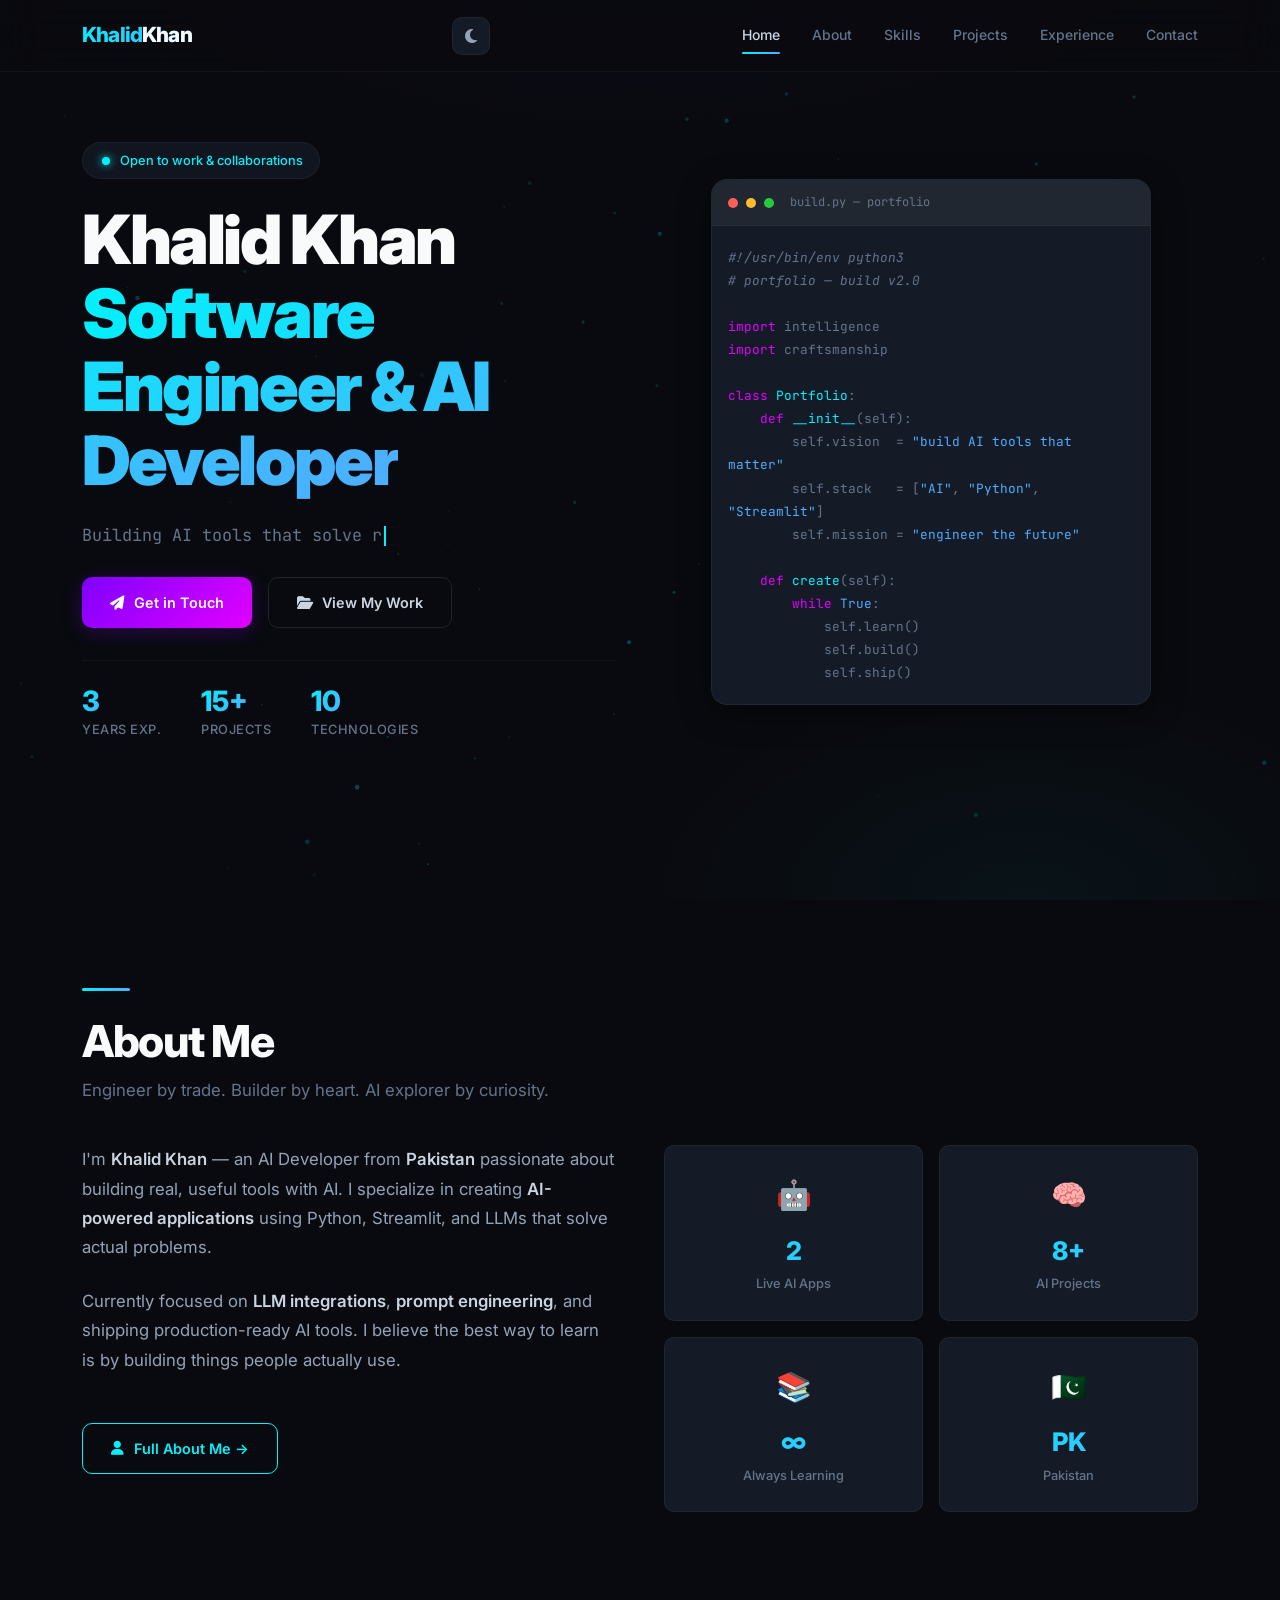
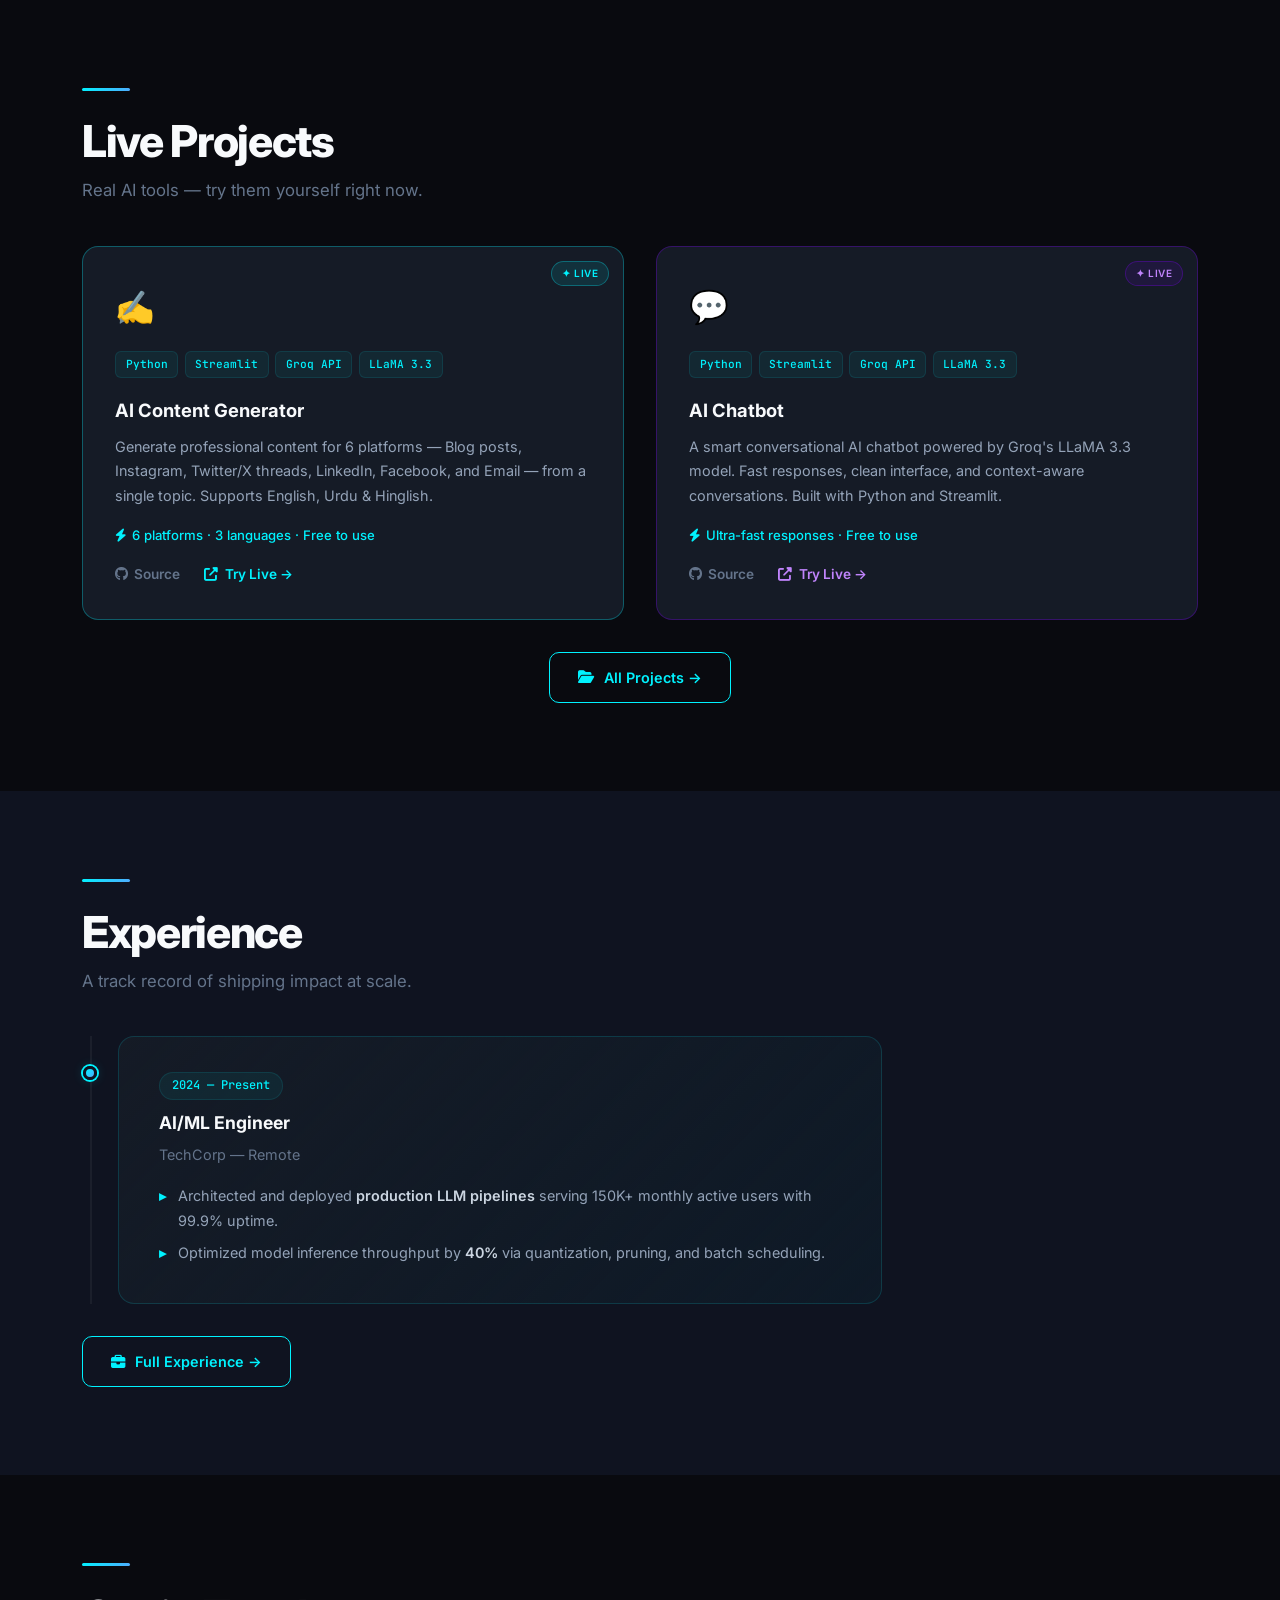
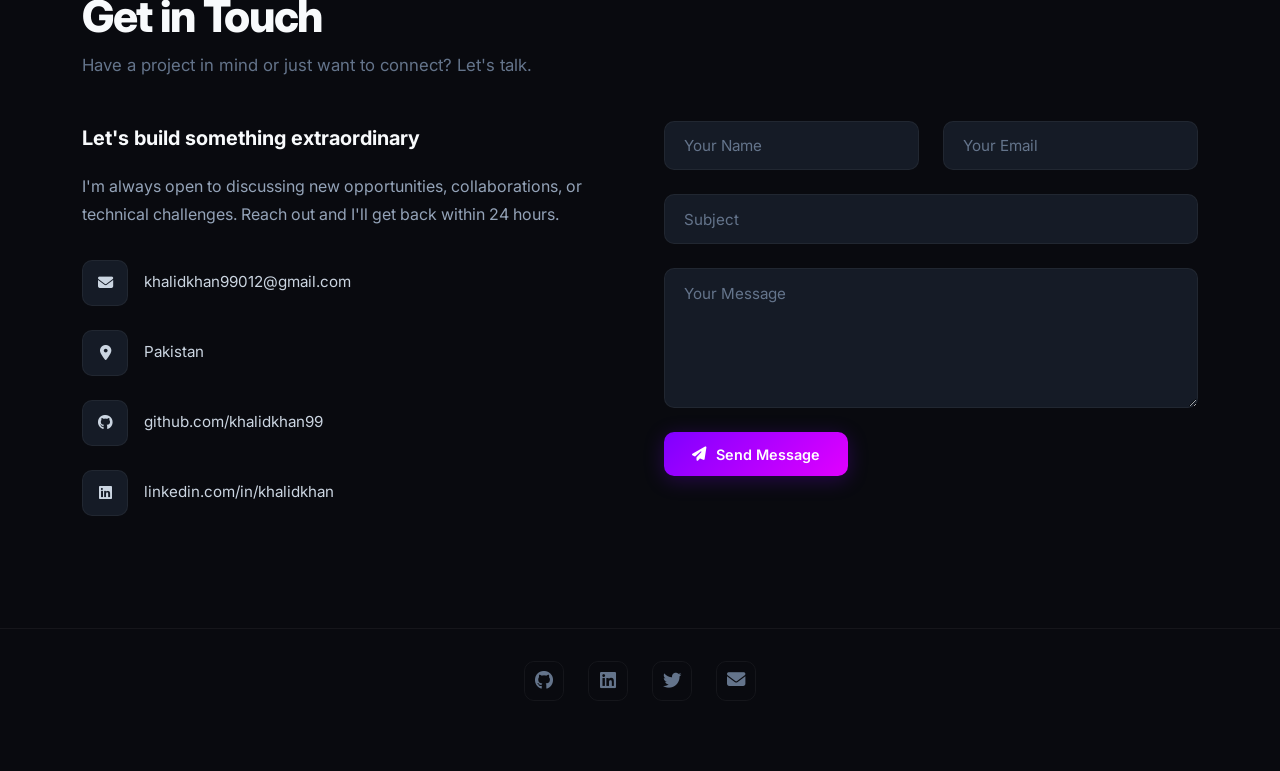
<file: index.html>
<!DOCTYPE html>
<html lang="en" data-theme="dark">
<head>
  <link rel="canonical" href="https://khalidkhan99.github.io/khalidkhan/" />
  <!-- Primary Meta Tags -->
  <title>Khalid Khan | Student & AI Developer Portfolio</title>
  <meta name="title" content="Khalid Khan | Student &amp; AI Developer Portfolio">
  <meta name="description" content="Portfolio of Khalid Khan, an emerging AI developer and WordPress specialist. Explore my live projects including AI Chatbots, AI Content Generators, and web applications.">
  <meta name="keywords" content="Khalid Khan, khalidkhan99, Khalid Khan Portfolio, AI Developer Student, WordPress Specialist, AI Chatbot Project, AI Content Generator, Frontend Developer Pakistan">
  <meta name="robots" content="index, follow">
  <meta name="language" content="English">
  <meta name="author" content="Khalid Khan">
  <!-- Social Media Preview Tags -->
  <meta property="og:type" content="website">
  <meta property="og:url" content="https://khalidkhan99.github.io/khalidkhan/">
  <meta property="og:title" content="Khalid Khan | Student &amp; AI Developer Portfolio">
  <meta property="og:description" content="Explore my latest AI projects, including custom chatbots and content generators, along with web development work.">
  <meta name="theme-color" content="#090A0F">
  <meta charset="UTF-8" />
  <meta name="viewport" content="width=device-width, initial-scale=1.0" />
  <link rel="preconnect" href="https://fonts.googleapis.com" />
  <link rel="preconnect" href="https://fonts.gstatic.com" crossorigin />
  <link rel="preconnect" href="https://cdnjs.cloudflare.com" />
  <link href="https://fonts.googleapis.com/css2?family=Inter:wght@300;400;500;600;700;800;900&family=JetBrains+Mono:wght@400;500;600&display=swap" rel="stylesheet" />
  <link rel="stylesheet" href="https://cdnjs.cloudflare.com/ajax/libs/font-awesome/6.5.1/css/all.min.css" crossorigin="anonymous" referrerpolicy="no-referrer" />
  <link rel="stylesheet" href="style.css" />
</head>
<body>

<canvas id="particles-canvas" aria-hidden="true"></canvas>

<header class="site-header" role="banner">
  <div class="container">
    <a href="index.html" class="logo" aria-label="Home">Khalid<span>Khan</span></a>
    <button class="nav__toggle" id="navToggle" aria-label="Toggle navigation menu" aria-expanded="false" aria-controls="navList"><i class="fas fa-bars" aria-hidden="true"></i></button>
    <button class="theme-toggle" id="themeToggle" aria-label="Switch to light theme" title="Toggle theme" type="button"><i class="fas fa-moon" aria-hidden="true"></i></button>
    <nav id="navList" class="nav__list" role="navigation" aria-label="Main navigation">
      <a href="index.html" class="active">Home</a>
      <a href="about.html">About</a>
      <a href="skills.html">Skills</a>
      <a href="projects.html">Projects</a>
      <a href="experience.html">Experience</a>
      <a href="contact.html">Contact</a>
    </nav>
  </div>
</header>

<main id="main-content">

  <!-- ── HERO ── -->
  <section class="hero" id="hero" aria-label="Hero introduction">
    <div class="container">
      <div class="hero__grid">
        <div class="hero__content">
          <div class="hero__badge reveal"><span class="hero__badge-dot"></span> Open to work &amp; collaborations</div>
          <h1 class="hero__headline reveal reveal-delay-1">Khalid Khan<br /><span class="gradient-text">Software Engineer &amp; AI Developer</span></h1>
          <div class="hero__typewrap reveal reveal-delay-2" aria-live="polite"><span id="typed-text"></span><span class="cursor" aria-hidden="true"></span></div>
          <div class="hero__actions reveal reveal-delay-3">
            <a href="contact.html" class="btn btn--primary"><i class="fas fa-paper-plane" aria-hidden="true"></i> Get in Touch</a>
            <a href="projects.html" class="btn btn--secondary"><i class="fas fa-folder-open" aria-hidden="true"></i> View My Work</a>
          </div>
          <div class="hero__stats reveal reveal-delay-4">
            <div class="hero__stat"><span class="hero__stat-value" data-count="3">0</span><p class="hero__stat-label">Years Exp.</p></div>
            <div class="hero__stat"><span class="hero__stat-value" data-count="15">0</span><p class="hero__stat-label">Projects</p></div>
            <div class="hero__stat"><span class="hero__stat-value" data-count="10">0</span><p class="hero__stat-label">Technologies</p></div>
          </div>
        </div>
        <div class="hero__visual reveal" aria-hidden="true" style="transition-delay:0.3s">
          <div class="hero__code-window">
            <div class="code-window__header">
              <span class="code-window__dot code-window__dot--red"></span>
              <span class="code-window__dot code-window__dot--yellow"></span>
              <span class="code-window__dot code-window__dot--green"></span>
              <span class="code-window__title">build.py — portfolio</span>
            </div>
            <div class="code-window__body"><span class="cm">#!/usr/bin/env python3</span>
<span class="cm"># portfolio — build v2.0</span>

<span class="kw">import</span> intelligence
<span class="kw">import</span> craftsmanship

<span class="kw">class</span> <span class="fn">Portfolio</span>:
    <span class="kw">def</span> <span class="fn">__init__</span>(self):
        self.vision  = <span class="str">"build AI tools that matter"</span>
        self.stack   = [<span class="str">"AI"</span>, <span class="str">"Python"</span>, <span class="str">"Streamlit"</span>]
        self.mission = <span class="str">"engineer the future"</span>

    <span class="kw">def</span> <span class="fn">create</span>(self):
        <span class="kw">while</span> <span class="num">True</span>:
            self.learn()
            self.build()
            self.ship()</div>
          </div>
        </div>
      </div>
    </div>
  </section>

  <!-- ── ABOUT ── -->
  <section class="about" id="about" aria-labelledby="about-heading">
    <div class="container">
      <div class="section__accent-bar reveal"></div>
      <h2 class="section__heading reveal reveal-delay-1" id="about-heading">About Me</h2>
      <p class="section__subtitle reveal reveal-delay-2">Engineer by trade. Builder by heart. AI explorer by curiosity.</p>
      <div class="about__grid">
        <div class="about__text reveal">
          <p>I'm <strong>Khalid Khan</strong> — an AI Developer from <strong>Pakistan</strong> passionate about building real, useful tools with AI. I specialize in creating <strong>AI-powered applications</strong> using Python, Streamlit, and LLMs that solve actual problems.</p>
          <p>Currently focused on <strong>LLM integrations</strong>, <strong>prompt engineering</strong>, and shipping production-ready AI tools. I believe the best way to learn is by building things people actually use.</p>
          <a href="about.html" class="btn btn--outline" style="margin-top:1.5rem"><i class="fas fa-user" aria-hidden="true"></i> Full About Me &rarr;</a>
        </div>
        <aside class="about__highlights reveal reveal-delay-1">
          <article class="about__highlight-card"><div class="about__highlight-icon">🤖</div><div class="about__highlight-number">2</div><div class="about__highlight-label">Live AI Apps</div></article>
          <article class="about__highlight-card"><div class="about__highlight-icon">🧠</div><div class="about__highlight-number">8+</div><div class="about__highlight-label">AI Projects</div></article>
          <article class="about__highlight-card"><div class="about__highlight-icon">📚</div><div class="about__highlight-number">∞</div><div class="about__highlight-label">Always Learning</div></article>
          <article class="about__highlight-card"><div class="about__highlight-icon">🇵🇰</div><div class="about__highlight-number">PK</div><div class="about__highlight-label">Pakistan</div></article>
        </aside>
      </div>
    </div>
  </section>

  <!-- ── LIVE PROJECTS ── -->
  <section class="projects" id="projects" aria-labelledby="projects-heading">
    <div class="container">
      <div class="section__accent-bar reveal"></div>
      <h2 class="section__heading reveal reveal-delay-1" id="projects-heading">Live Projects</h2>
      <p class="section__subtitle reveal reveal-delay-2">Real AI tools — try them yourself right now.</p>
      <div class="projects__grid">

        <!-- Project 1: AI Content Generator -->
        <article class="project-card reveal" style="border-color:rgba(0,242,254,0.3);position:relative;">
          <div style="position:absolute;top:14px;right:14px;background:rgba(0,242,254,0.1);border:1px solid rgba(0,242,254,0.3);color:#00f2fe;font-size:10px;font-weight:600;padding:3px 10px;border-radius:20px;letter-spacing:.05em;">✦ LIVE</div>
          <div class="project-card__icon">✍️</div>
          <div class="project-card__tags">
            <span class="project-card__tag">Python</span>
            <span class="project-card__tag">Streamlit</span>
            <span class="project-card__tag">Groq API</span>
            <span class="project-card__tag">LLaMA 3.3</span>
          </div>
          <h3 class="project-card__title">AI Content Generator</h3>
          <p class="project-card__description">Generate professional content for 6 platforms — Blog posts, Instagram, Twitter/X threads, LinkedIn, Facebook, and Email — from a single topic. Supports English, Urdu &amp; Hinglish.</p>
          <div class="project-card__metric"><i class="fas fa-bolt"></i> 6 platforms · 3 languages · Free to use</div>
          <div class="project-card__links">
            <a href="https://github.com/khalidkhan99/ai-content-generator" target="_blank" rel="noopener noreferrer"><i class="fab fa-github"></i> Source</a>
            <a href="https://ai-content-generater.streamlit.app" target="_blank" rel="noopener noreferrer" style="color:#00f2fe;"><i class="fas fa-external-link-alt"></i> Try Live →</a>
          </div>
        </article>

        <!-- Project 2: AI Chatbot -->
        <article class="project-card reveal reveal-delay-1" style="border-color:rgba(127,0,255,0.3);position:relative;">
          <div style="position:absolute;top:14px;right:14px;background:rgba(127,0,255,0.1);border:1px solid rgba(127,0,255,0.3);color:#c084fc;font-size:10px;font-weight:600;padding:3px 10px;border-radius:20px;letter-spacing:.05em;">✦ LIVE</div>
          <div class="project-card__icon">💬</div>
          <div class="project-card__tags">
            <span class="project-card__tag">Python</span>
            <span class="project-card__tag">Streamlit</span>
            <span class="project-card__tag">Groq API</span>
            <span class="project-card__tag">LLaMA 3.3</span>
          </div>
          <h3 class="project-card__title">AI Chatbot</h3>
          <p class="project-card__description">A smart conversational AI chatbot powered by Groq's LLaMA 3.3 model. Fast responses, clean interface, and context-aware conversations. Built with Python and Streamlit.</p>
          <div class="project-card__metric"><i class="fas fa-bolt"></i> Ultra-fast responses · Free to use</div>
          <div class="project-card__links">
            <a href="https://github.com/khalidkhan99" target="_blank" rel="noopener noreferrer"><i class="fab fa-github"></i> Source</a>
            <a href="https://khalid-chatbot.streamlit.app" target="_blank" rel="noopener noreferrer" style="color:#c084fc;"><i class="fas fa-external-link-alt"></i> Try Live →</a>
          </div>
        </article>

      </div>
      <div style="margin-top:2rem;text-align:center;">
        <a href="projects.html" class="btn btn--outline"><i class="fas fa-folder-open"></i> All Projects &rarr;</a>
      </div>
    </div>
  </section>

  <!-- ── EXPERIENCE ── -->
  <section class="experience" id="experience" aria-labelledby="experience-heading">
    <div class="container">
      <div class="section__accent-bar reveal"></div>
      <h2 class="section__heading reveal reveal-delay-1" id="experience-heading">Experience</h2>
      <p class="section__subtitle reveal reveal-delay-2">A track record of shipping impact at scale.</p>
      <div class="timeline" role="list">
        <article class="timeline__item timeline__item--current reveal" role="listitem">
          <span class="timeline__date">2024 — Present</span>
          <h3 class="timeline__role">AI/ML Engineer</h3>
          <p class="timeline__company">TechCorp — Remote</p>
          <ul class="timeline__achievements">
            <li>Architected and deployed <strong>production LLM pipelines</strong> serving 150K+ monthly active users with 99.9% uptime.</li>
            <li>Optimized model inference throughput by <strong>40%</strong> via quantization, pruning, and batch scheduling.</li>
          </ul>
        </article>
      </div>
      <div style="margin-top:2rem;">
        <a href="experience.html" class="btn btn--outline"><i class="fas fa-briefcase"></i> Full Experience &rarr;</a>
      </div>
    </div>
  </section>

  <!-- ── CONTACT ── -->
  <section class="contact" id="contact" aria-labelledby="contact-heading">
    <div class="container">
      <div class="section__accent-bar reveal"></div>
      <h2 class="section__heading reveal reveal-delay-1" id="contact-heading">Get in Touch</h2>
      <p class="section__subtitle reveal reveal-delay-2">Have a project in mind or just want to connect? Let's talk.</p>
      <div class="contact__grid">
        <div class="contact__info">
          <h3 class="contact__info-heading reveal">Let's build something extraordinary</h3>
          <p class="contact__info-text reveal reveal-delay-1">I'm always open to discussing new opportunities, collaborations, or technical challenges. Reach out and I'll get back within 24 hours.</p>
          <div class="contact__item reveal"><span class="contact__item-icon"><i class="fas fa-envelope"></i></span><a href="mailto:khalidkhan99012@gmail.com">khalidkhan99012@gmail.com</a></div>
          <div class="contact__item reveal reveal-delay-1"><span class="contact__item-icon"><i class="fas fa-map-marker-alt"></i></span><span>Pakistan</span></div>
          <div class="contact__item reveal reveal-delay-2"><span class="contact__item-icon"><i class="fab fa-github"></i></span><a href="https://github.com/khalidkhan99" target="_blank" rel="noopener noreferrer">github.com/khalidkhan99</a></div>
          <div class="contact__item reveal reveal-delay-3"><span class="contact__item-icon"><i class="fab fa-linkedin"></i></span><a href="https://linkedin.com/in/khalidkhan" target="_blank" rel="noopener noreferrer">linkedin.com/in/khalidkhan</a></div>
        </div>
        <form class="contact__form reveal" id="contactFormHome" action="https://formsubmit.co/khalidkhan99012@gmail.com" method="POST" novalidate>
          <input type="hidden" name="_subject" value="New Portfolio Message — Khalid Khan" />
          <input type="hidden" name="_template" value="table" />
          <input type="hidden" name="_captcha" value="true" />
          <input type="hidden" name="_next" value="https://khalidkhan99.github.io/khalidkhan/contact.html" />
          <div class="contact__form-row">
            <label for="formNameHome" class="sr-only">Your name</label>
            <input type="text" id="formNameHome" name="name" placeholder="Your Name" required />
            <label for="formEmailHome" class="sr-only">Your email</label>
            <input type="email" id="formEmailHome" name="email" placeholder="Your Email" required />
          </div>
          <label for="formSubjectHome" class="sr-only">Subject</label>
          <input type="text" id="formSubjectHome" name="subject" placeholder="Subject" />
          <label for="formMessageHome" class="sr-only">Message</label>
          <textarea id="formMessageHome" name="message" placeholder="Your Message" required></textarea>
          <button type="submit" class="btn btn--primary"><i class="fas fa-paper-plane"></i> Send Message</button>
        </form>
      </div>
    </div>
  </section>

</main>

<footer class="site-footer" role="contentinfo">
  <div class="container">
    <div class="social-links reveal">
      <a href="https://github.com/khalidkhan99" target="_blank" rel="noopener noreferrer" aria-label="GitHub"><i class="fab fa-github"></i></a>
      <a href="https://linkedin.com/in/khalidkhan" target="_blank" rel="noopener noreferrer" aria-label="LinkedIn"><i class="fab fa-linkedin"></i></a>
      <a href="https://twitter.com/khalidkhan" target="_blank" rel="noopener noreferrer" aria-label="Twitter"><i class="fab fa-twitter"></i></a>
      <a href="mailto:khalidkhan99012@gmail.com" aria-label="Email"><i class="fas fa-envelope"></i></a>
    </div>
    <p class="site-footer__copy reveal reveal-delay-1">&copy; 2026 Khalid Khan. Crafted with purpose.</p>
  </div>
</footer>

<script src="script.js"></script>
</body>
</html>
</file>
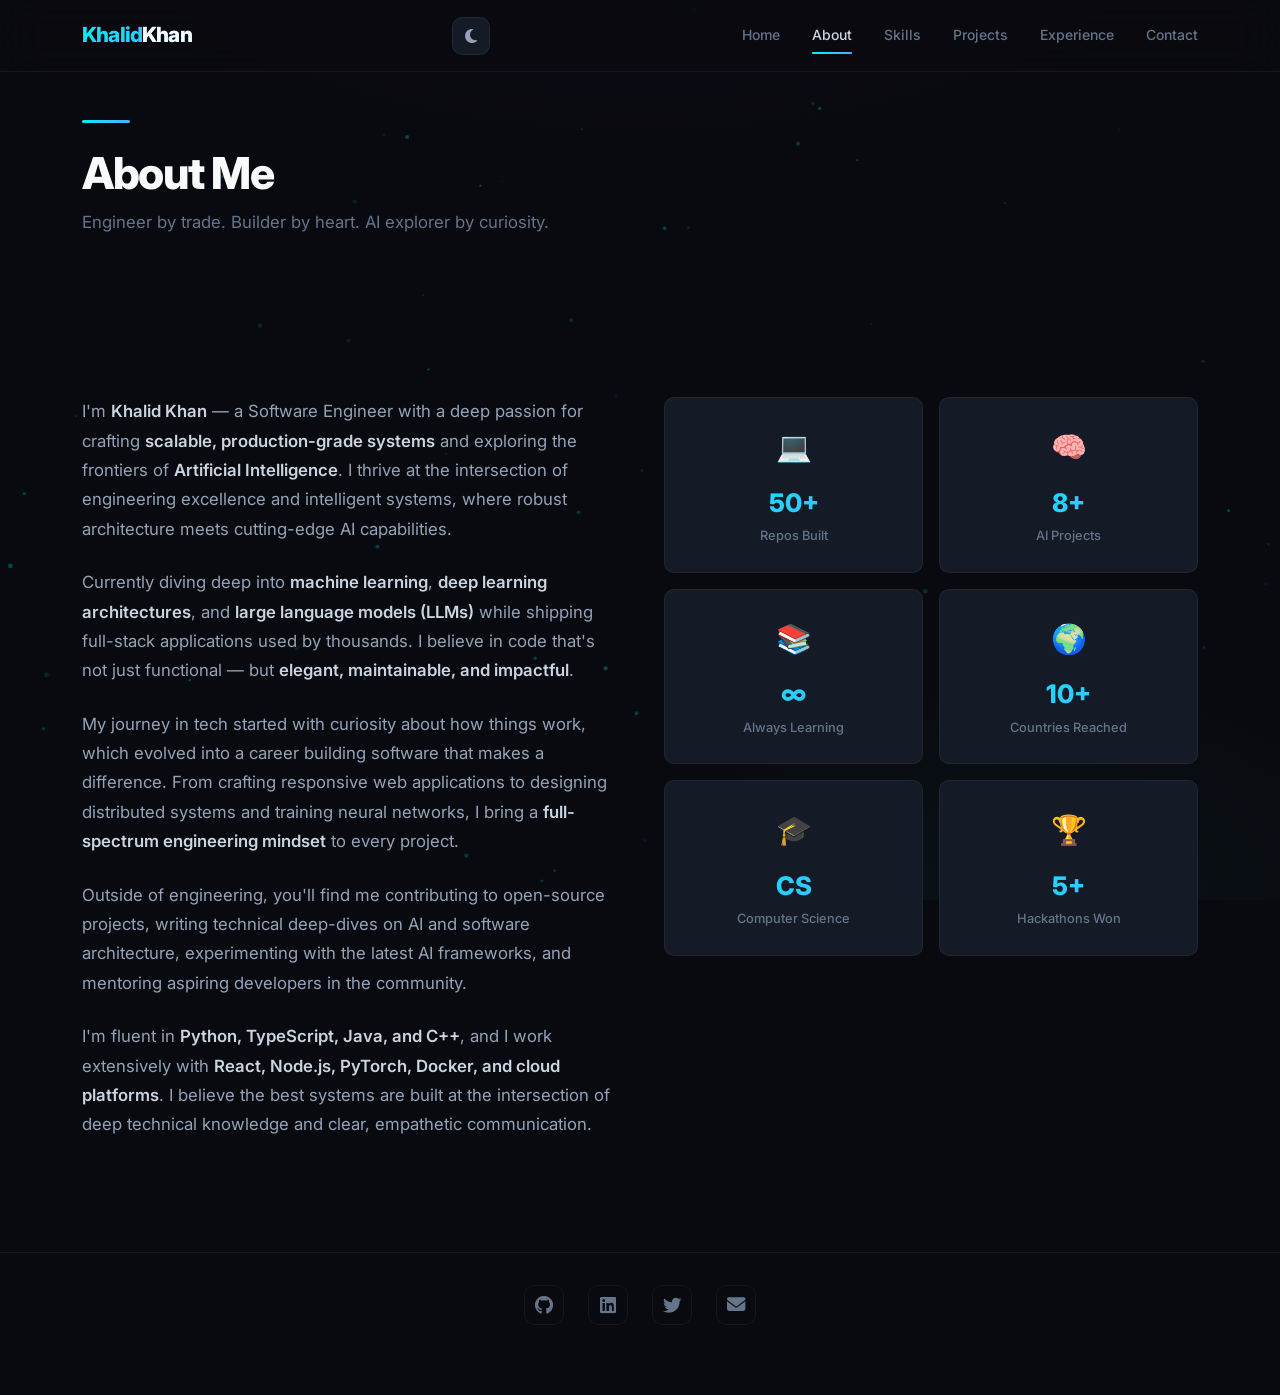
<file: about.html>
<!DOCTYPE html>
<html lang="en" data-theme="dark">
<head>
  <!-- Primary Meta Tags -->
  <title>Khalid Khan | Student & AI Developer Portfolio</title>
  <meta name="title" content="Khalid Khan | Student &amp; AI Developer Portfolio">
  <meta name="description" content="Portfolio of Khalid Khan, an emerging AI developer and WordPress specialist. Explore my live projects including AI Chatbots, AI Content Generators, and web applications.">
  <meta name="keywords" content="Khalid Khan, khalidkhan99, Khalid Khan Portfolio, AI Developer Student, WordPress Specialist, AI Chatbot Project, AI Content Generator, Frontend Developer Pakistan">
  <meta name="robots" content="index, follow">
  <meta name="language" content="English">
  <meta name="author" content="Khalid Khan">
  <!-- Social Media Preview Tags -->
  <meta property="og:type" content="website">
  <meta property="og:url" content="https://khalidkhan99.github.io/khalidkhan/">
  <meta property="og:title" content="Khalid Khan | Student &amp; AI Developer Portfolio">
  <meta property="og:description" content="Explore my latest AI projects, including custom chatbots and content generators, along with web development work.">
  <meta name="theme-color" content="#090A0F">
  <meta charset="UTF-8" />
  <meta name="viewport" content="width=device-width, initial-scale=1.0" />
  <link rel="preconnect" href="https://fonts.googleapis.com" />
  <link rel="preconnect" href="https://fonts.gstatic.com" crossorigin />
  <link rel="preconnect" href="https://cdnjs.cloudflare.com" />
  <link href="https://fonts.googleapis.com/css2?family=Inter:wght@300;400;500;600;700;800;900&family=JetBrains+Mono:wght@400;500;600&display=swap" rel="stylesheet" />
  <link rel="stylesheet" href="https://cdnjs.cloudflare.com/ajax/libs/font-awesome/6.5.1/css/all.min.css" crossorigin="anonymous" referrerpolicy="no-referrer" />
  <link rel="stylesheet" href="style.css" />
</head>
<body>

<canvas id="particles-canvas" aria-hidden="true"></canvas>

<header class="site-header" role="banner">
  <div class="container">
    <a href="index.html" class="logo" aria-label="Home">Khalid<span>Khan</span></a>
    <button class="nav__toggle" id="navToggle" aria-label="Toggle navigation menu" aria-expanded="false" aria-controls="navList"><i class="fas fa-bars" aria-hidden="true"></i></button>
    <button class="theme-toggle" id="themeToggle" aria-label="Switch to light theme" title="Toggle theme" type="button"><i class="fas fa-moon" aria-hidden="true"></i></button>
    <nav id="navList" class="nav__list" role="navigation" aria-label="Main navigation">
      <a href="index.html">Home</a>
      <a href="about.html" class="active">About</a>
      <a href="skills.html">Skills</a>
      <a href="projects.html">Projects</a>
      <a href="experience.html">Experience</a>
      <a href="contact.html">Contact</a>
    </nav>
  </div>
</header>

<main id="main-content">
  <section class="page-header" aria-label="Page title">
    <div class="container">
      <div class="section__accent-bar reveal" aria-hidden="true"></div>
      <h1 class="section__heading reveal reveal-delay-1">About Me</h1>
      <p class="section__subtitle reveal reveal-delay-2">Engineer by trade. Builder by heart. AI explorer by curiosity.</p>
    </div>
  </section>

  <section class="about" aria-labelledby="about-full">
    <div class="container">
      <div class="about__grid">
        <div class="about__text reveal">
          <p>I'm <strong>Khalid Khan</strong> — a Software Engineer with a deep passion for crafting <strong>scalable, production-grade systems</strong> and exploring the frontiers of <strong>Artificial Intelligence</strong>. I thrive at the intersection of engineering excellence and intelligent systems, where robust architecture meets cutting-edge AI capabilities.</p>
          <p>Currently diving deep into <strong>machine learning</strong>, <strong>deep learning architectures</strong>, and <strong>large language models (LLMs)</strong> while shipping full-stack applications used by thousands. I believe in code that's not just functional — but <strong>elegant, maintainable, and impactful</strong>.</p>
          <p>My journey in tech started with curiosity about how things work, which evolved into a career building software that makes a difference. From crafting responsive web applications to designing distributed systems and training neural networks, I bring a <strong>full-spectrum engineering mindset</strong> to every project.</p>
          <p>Outside of engineering, you'll find me contributing to open-source projects, writing technical deep-dives on AI and software architecture, experimenting with the latest AI frameworks, and mentoring aspiring developers in the community.</p>
          <p>I'm fluent in <strong>Python, TypeScript, Java, and C++</strong>, and I work extensively with <strong>React, Node.js, PyTorch, Docker, and cloud platforms</strong>. I believe the best systems are built at the intersection of deep technical knowledge and clear, empathetic communication.</p>
        </div>
        <aside class="about__highlights" aria-label="Personal highlights">
          <article class="about__highlight-card reveal"><div class="about__highlight-icon" aria-hidden="true">💻</div><div class="about__highlight-number">50+</div><div class="about__highlight-label">Repos Built</div></article>
          <article class="about__highlight-card reveal reveal-delay-2"><div class="about__highlight-icon" aria-hidden="true">🧠</div><div class="about__highlight-number">8+</div><div class="about__highlight-label">AI Projects</div></article>
          <article class="about__highlight-card reveal reveal-delay-3"><div class="about__highlight-icon" aria-hidden="true">📚</div><div class="about__highlight-number">∞</div><div class="about__highlight-label">Always Learning</div></article>
          <article class="about__highlight-card reveal reveal-delay-4"><div class="about__highlight-icon" aria-hidden="true">🌍</div><div class="about__highlight-number">10+</div><div class="about__highlight-label">Countries Reached</div></article>
          <article class="about__highlight-card reveal reveal-delay-5"><div class="about__highlight-icon" aria-hidden="true">🎓</div><div class="about__highlight-number">CS</div><div class="about__highlight-label">Computer Science</div></article>
          <article class="about__highlight-card reveal reveal-delay-6"><div class="about__highlight-icon" aria-hidden="true">🏆</div><div class="about__highlight-number">5+</div><div class="about__highlight-label">Hackathons Won</div></article>
        </aside>
      </div>
    </div>
  </section>
</main>

<footer class="site-footer" role="contentinfo">
  <div class="container">
    <div class="social-links reveal">
      <a href="https://github.com/khalidkhan99" target="_blank" rel="noopener noreferrer" aria-label="GitHub"><i class="fab fa-github" aria-hidden="true"></i></a>
      <a href="https://linkedin.com/in/khalidkhan" target="_blank" rel="noopener noreferrer" aria-label="LinkedIn"><i class="fab fa-linkedin" aria-hidden="true"></i></a>
      <a href="https://twitter.com/khalidkhan" target="_blank" rel="noopener noreferrer" aria-label="Twitter"><i class="fab fa-twitter" aria-hidden="true"></i></a>
      <a href="mailto:khalidkhan99012@gmail.com" aria-label="Email"><i class="fas fa-envelope" aria-hidden="true"></i></a>
    </div>
    <p class="site-footer__copy reveal reveal-delay-1">&copy; 2026 Khalid Khan. Crafted with purpose.</p>
  </div>
</footer>

<script src="script.js"></script>
</body>
</html>
</file>
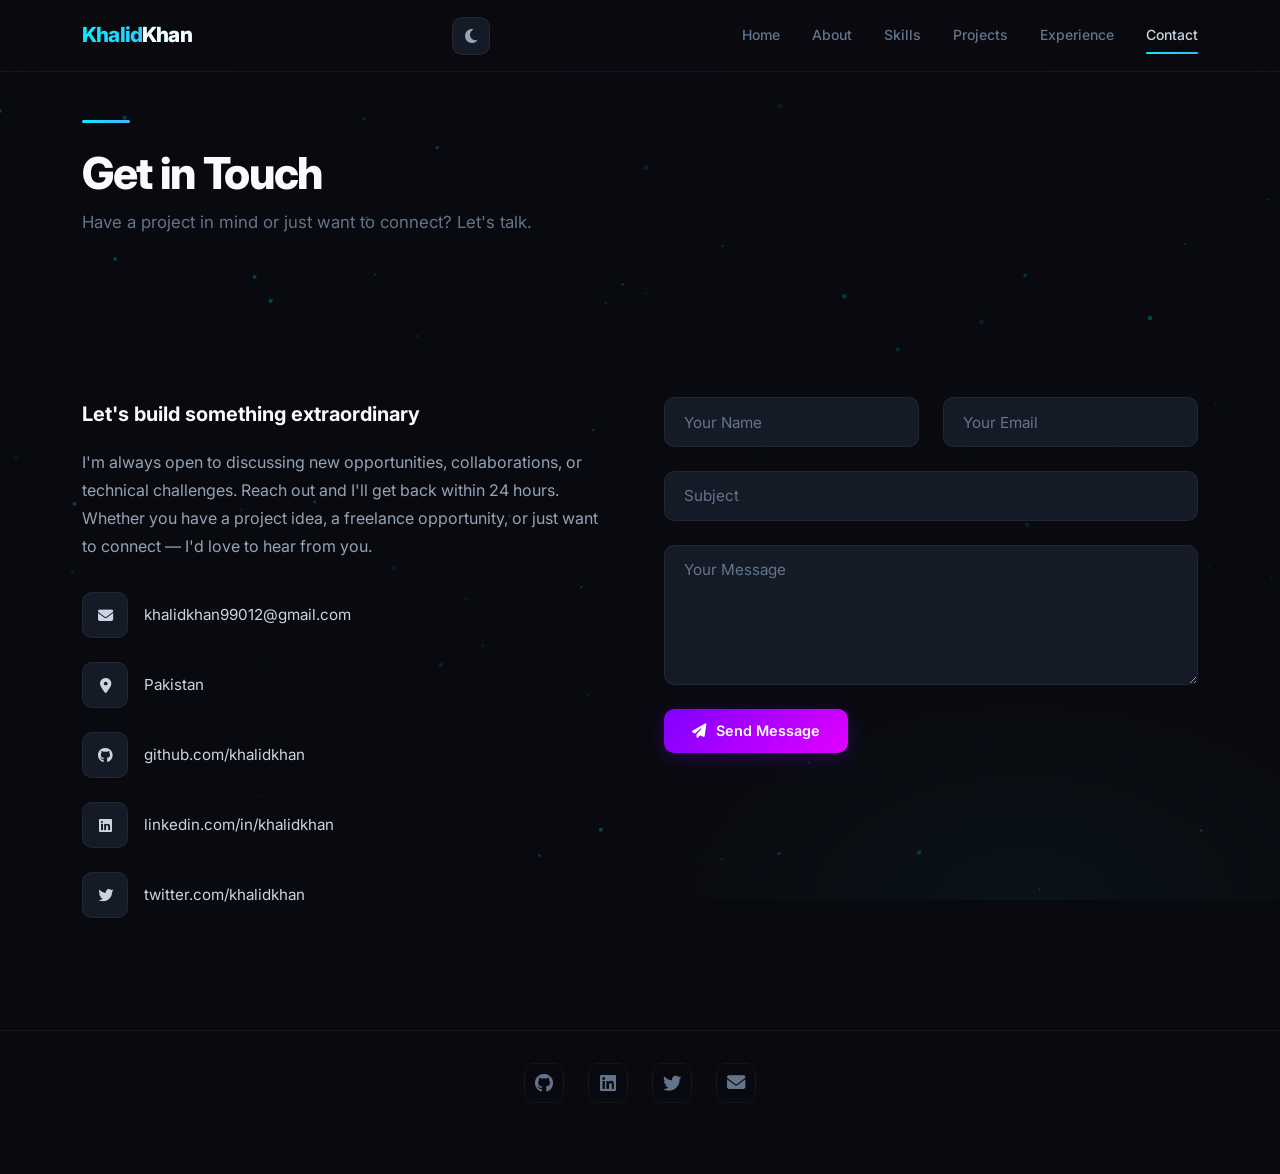
<file: contact.html>
<!DOCTYPE html>
<html lang="en" data-theme="dark">
<head>
  <!-- Primary Meta Tags -->
  <title>Khalid Khan | Student & AI Developer Portfolio</title>
  <meta name="title" content="Khalid Khan | Student &amp; AI Developer Portfolio">
  <meta name="description" content="Portfolio of Khalid Khan, an emerging AI developer and WordPress specialist. Explore my live projects including AI Chatbots, AI Content Generators, and web applications.">
  <meta name="keywords" content="Khalid Khan, khalidkhan99, Khalid Khan Portfolio, AI Developer Student, WordPress Specialist, AI Chatbot Project, AI Content Generator, Frontend Developer Pakistan">
  <meta name="robots" content="index, follow">
  <meta name="language" content="English">
  <meta name="author" content="Khalid Khan">
  <!-- Social Media Preview Tags -->
  <meta property="og:type" content="website">
  <meta property="og:url" content="https://khalidkhan99.github.io/khalidkhan/">
  <meta property="og:title" content="Khalid Khan | Student &amp; AI Developer Portfolio">
  <meta property="og:description" content="Explore my latest AI projects, including custom chatbots and content generators, along with web development work.">
  <meta name="theme-color" content="#090A0F">
  <meta charset="UTF-8" />
  <meta name="viewport" content="width=device-width, initial-scale=1.0" />
  <link rel="preconnect" href="https://fonts.googleapis.com" />
  <link rel="preconnect" href="https://fonts.gstatic.com" crossorigin />
  <link rel="preconnect" href="https://cdnjs.cloudflare.com" />
  <link href="https://fonts.googleapis.com/css2?family=Inter:wght@300;400;500;600;700;800;900&family=JetBrains+Mono:wght@400;500;600&display=swap" rel="stylesheet" />
  <link rel="stylesheet" href="https://cdnjs.cloudflare.com/ajax/libs/font-awesome/6.5.1/css/all.min.css" crossorigin="anonymous" referrerpolicy="no-referrer" />
  <link rel="stylesheet" href="style.css" />
  <style>
    .form-status { display: none; padding: var(--space-md); border-radius: var(--radius-md); margin-top: var(--space-md); font-weight: 500; }
    .form-status--success { display: block; background: rgba(0, 242, 254, 0.08); border: 1px solid rgba(0, 242, 254, 0.15); color: var(--text-accent); }
    .form-status--error { display: block; background: rgba(255, 77, 77, 0.08); border: 1px solid rgba(255, 77, 77, 0.15); color: #FF4D4D; }
  </style>
</head>
<body>

<canvas id="particles-canvas" aria-hidden="true"></canvas>

<header class="site-header" role="banner">
  <div class="container">
    <a href="index.html" class="logo" aria-label="Home">Khalid<span>Khan</span></a>
    <button class="nav__toggle" id="navToggle" aria-label="Toggle navigation menu" aria-expanded="false" aria-controls="navList"><i class="fas fa-bars" aria-hidden="true"></i></button>
    <button class="theme-toggle" id="themeToggle" aria-label="Switch to light theme" title="Toggle theme" type="button"><i class="fas fa-moon" aria-hidden="true"></i></button>
    <nav id="navList" class="nav__list" role="navigation" aria-label="Main navigation">
      <a href="index.html">Home</a>
      <a href="about.html">About</a>
      <a href="skills.html">Skills</a>
      <a href="projects.html">Projects</a>
      <a href="experience.html">Experience</a>
      <a href="contact.html" class="active">Contact</a>
    </nav>
  </div>
</header>

<main id="main-content">
  <section class="page-header" aria-label="Page title">
    <div class="container">
      <div class="section__accent-bar reveal" aria-hidden="true"></div>
      <h1 class="section__heading reveal reveal-delay-1">Get in Touch</h1>
      <p class="section__subtitle reveal reveal-delay-2">Have a project in mind or just want to connect? Let's talk.</p>
    </div>
  </section>

  <section class="contact" aria-labelledby="contact-full">
    <div class="container">
      <div class="contact__grid">
        <div class="contact__info">
          <h3 class="contact__info-heading reveal">Let's build something extraordinary</h3>
          <p class="contact__info-text reveal reveal-delay-1">I'm always open to discussing new opportunities, collaborations, or technical challenges. Reach out and I'll get back within 24 hours. Whether you have a project idea, a freelance opportunity, or just want to connect — I'd love to hear from you.</p>
          <div class="contact__item reveal"><span class="contact__item-icon" aria-hidden="true"><i class="fas fa-envelope"></i></span><a href="mailto:khalidkhan99012@gmail.com">khalidkhan99012@gmail.com</a></div>
          <div class="contact__item reveal reveal-delay-1"><span class="contact__item-icon" aria-hidden="true"><i class="fas fa-map-marker-alt"></i></span><span>Pakistan</span></div>
          <div class="contact__item reveal reveal-delay-2"><span class="contact__item-icon" aria-hidden="true"><i class="fab fa-github"></i></span><a href="https://github.com/khalidkhan99" target="_blank" rel="noopener noreferrer">github.com/khalidkhan</a></div>
          <div class="contact__item reveal reveal-delay-3"><span class="contact__item-icon" aria-hidden="true"><i class="fab fa-linkedin"></i></span><a href="https://linkedin.com/in/khalidkhan" target="_blank" rel="noopener noreferrer">linkedin.com/in/khalidkhan</a></div>
          <div class="contact__item reveal reveal-delay-4"><span class="contact__item-icon" aria-hidden="true"><i class="fab fa-twitter"></i></span><a href="https://twitter.com/khalidkhan" target="_blank" rel="noopener noreferrer">twitter.com/khalidkhan</a></div>
        </div>

        <form class="contact__form reveal" id="contactForm" action="https://formsubmit.co/khalidkhan99012@gmail.com" method="POST" novalidate aria-label="Contact form">
          <input type="hidden" name="_subject" value="New Portfolio Message from Khalid Khan" />
          <input type="hidden" name="_template" value="table" />
          <input type="hidden" name="_captcha" value="true" />
          <input type="hidden" name="_next" value="https://khalidkhan99.github.io/khalidkhan/contact.html" />

          <div class="contact__form-row">
            <label for="formName" class="sr-only">Your name</label>
            <input type="text" id="formName" name="name" placeholder="Your Name" required aria-required="true" />
            <label for="formEmail" class="sr-only">Your email address</label>
            <input type="email" id="formEmail" name="email" placeholder="Your Email" required aria-required="true" />
          </div>
          <label for="formSubject" class="sr-only">Subject</label>
          <input type="text" id="formSubject" name="subject" placeholder="Subject" />
          <label for="formMessage" class="sr-only">Your message</label>
          <textarea id="formMessage" name="message" placeholder="Your Message" required aria-required="true"></textarea>
          <div id="formStatus" class="form-status"></div>
          <button type="submit" class="btn btn--primary" aria-label="Send your message">
            <i class="fas fa-paper-plane" aria-hidden="true"></i>
            Send Message
          </button>
        </form>
      </div>
    </div>
  </section>
</main>

<footer class="site-footer" role="contentinfo">
  <div class="container">
    <div class="social-links reveal">
      <a href="https://github.com/khalidkhan99" target="_blank" rel="noopener noreferrer" aria-label="GitHub"><i class="fab fa-github" aria-hidden="true"></i></a>
      <a href="https://linkedin.com/in/khalidkhan" target="_blank" rel="noopener noreferrer" aria-label="LinkedIn"><i class="fab fa-linkedin" aria-hidden="true"></i></a>
      <a href="https://twitter.com/khalidkhan" target="_blank" rel="noopener noreferrer" aria-label="Twitter"><i class="fab fa-twitter" aria-hidden="true"></i></a>
      <a href="mailto:khalidkhan99012@gmail.com" aria-label="Email"><i class="fas fa-envelope" aria-hidden="true"></i></a>
    </div>
    <p class="site-footer__copy reveal reveal-delay-1">&copy; 2026 Khalid Khan. Crafted with purpose.</p>
  </div>
</footer>

<script>
  document.getElementById('contactForm').addEventListener('submit', function(e) {
    var status = document.getElementById('formStatus');
    status.className = 'form-status form-status--sending';
    status.textContent = 'Sending your message...';
  });
</script>
<script src="script.js"></script>
</body>
</html>
</file>
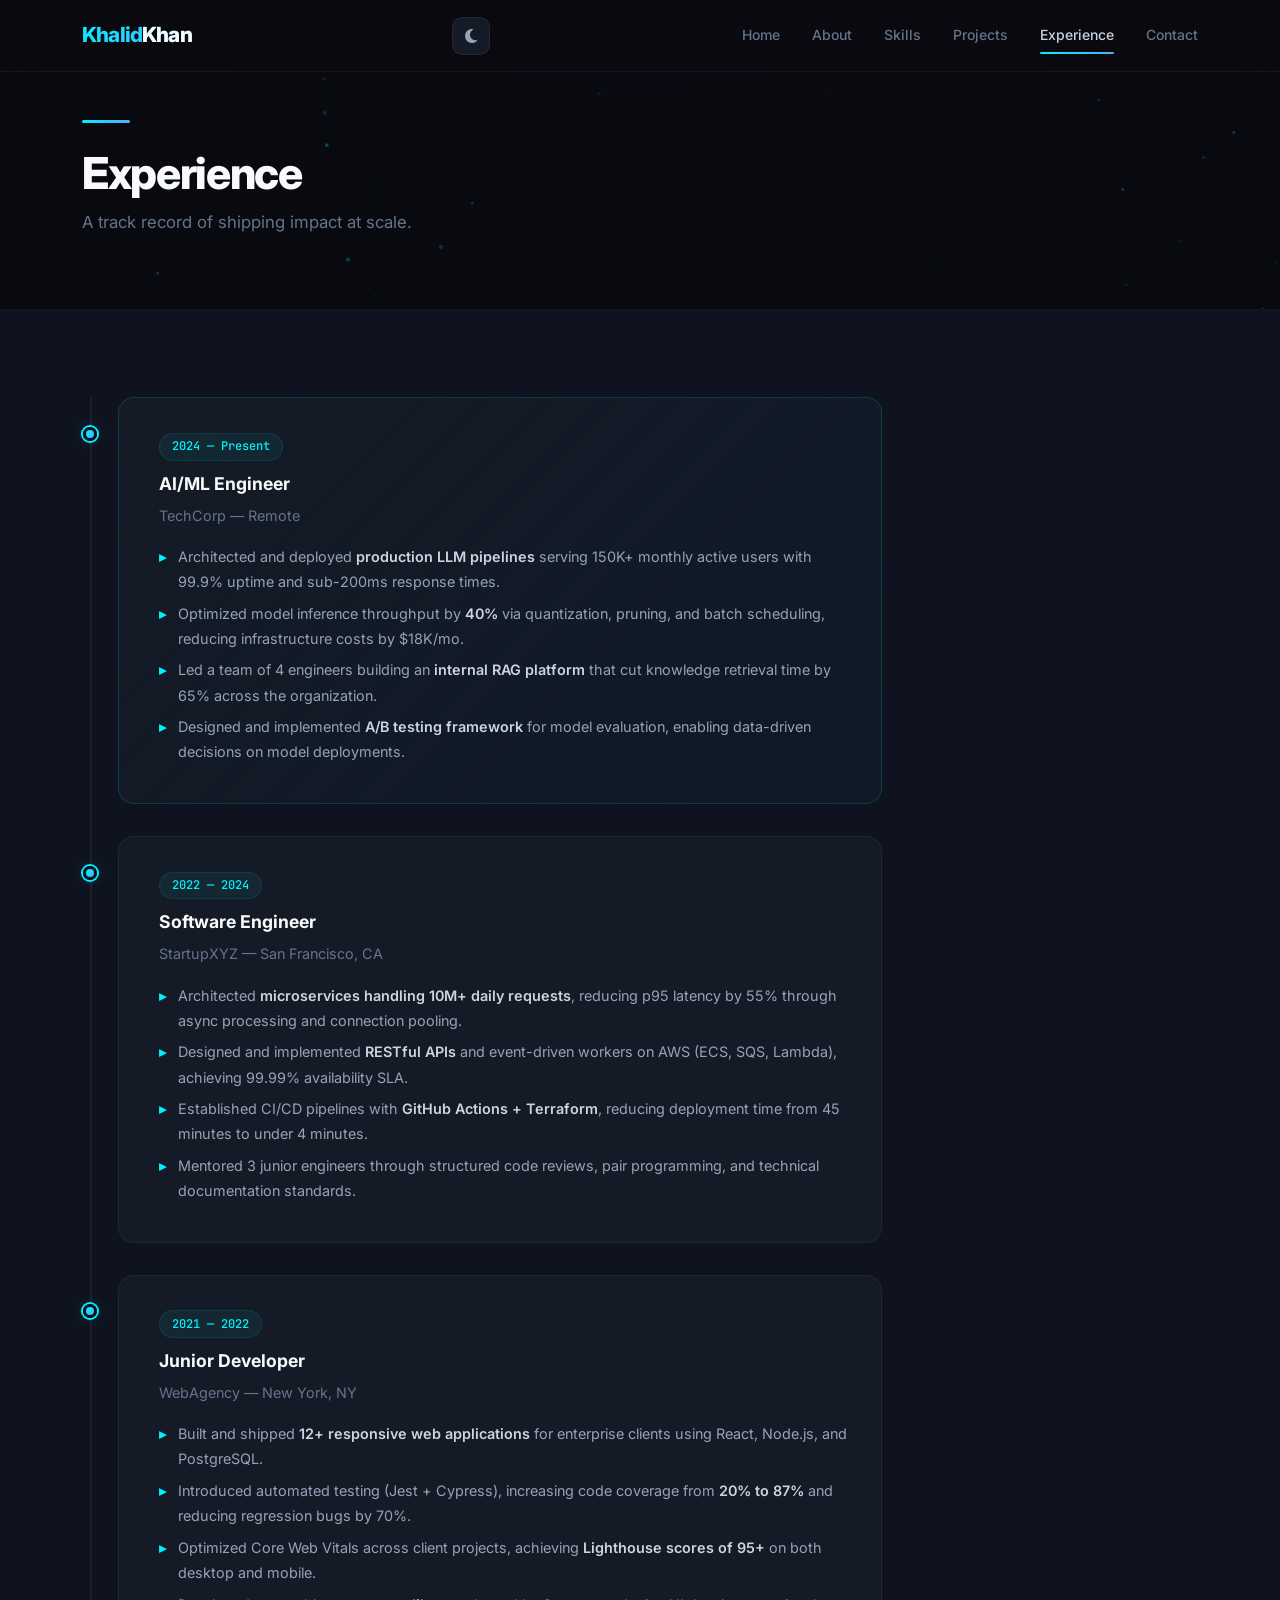
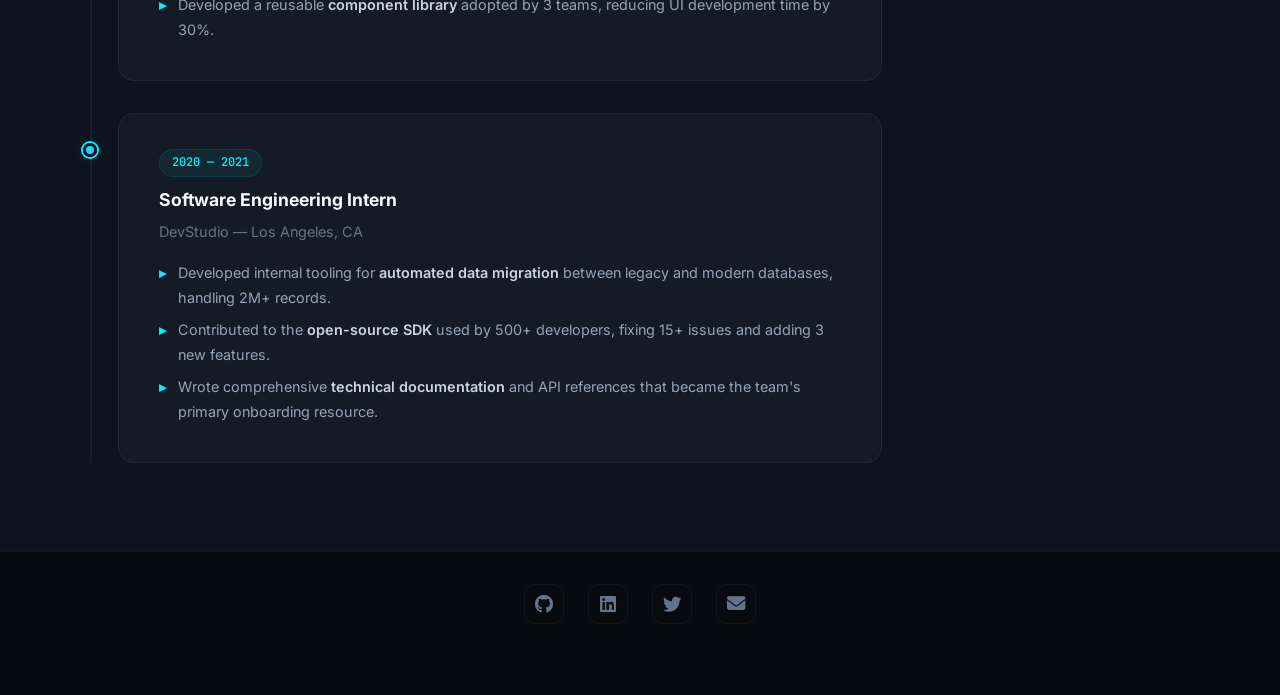
<file: experience.html>
<!DOCTYPE html>
<html lang="en" data-theme="dark">
<head>
  <!-- Primary Meta Tags -->
  <title>Khalid Khan | Student & AI Developer Portfolio</title>
  <meta name="title" content="Khalid Khan | Student &amp; AI Developer Portfolio">
  <meta name="description" content="Portfolio of Khalid Khan, an emerging AI developer and WordPress specialist. Explore my live projects including AI Chatbots, AI Content Generators, and web applications.">
  <meta name="keywords" content="Khalid Khan, khalidkhan99, Khalid Khan Portfolio, AI Developer Student, WordPress Specialist, AI Chatbot Project, AI Content Generator, Frontend Developer Pakistan">
  <meta name="robots" content="index, follow">
  <meta name="language" content="English">
  <meta name="author" content="Khalid Khan">
  <!-- Social Media Preview Tags -->
  <meta property="og:type" content="website">
  <meta property="og:url" content="https://khalidkhan99.github.io/khalidkhan/">
  <meta property="og:title" content="Khalid Khan | Student &amp; AI Developer Portfolio">
  <meta property="og:description" content="Explore my latest AI projects, including custom chatbots and content generators, along with web development work.">
  <meta name="theme-color" content="#090A0F">
  <meta charset="UTF-8" />
  <meta name="viewport" content="width=device-width, initial-scale=1.0" />
  <link rel="preconnect" href="https://fonts.googleapis.com" />
  <link rel="preconnect" href="https://fonts.gstatic.com" crossorigin />
  <link rel="preconnect" href="https://cdnjs.cloudflare.com" />
  <link href="https://fonts.googleapis.com/css2?family=Inter:wght@300;400;500;600;700;800;900&family=JetBrains+Mono:wght@400;500;600&display=swap" rel="stylesheet" />
  <link rel="stylesheet" href="https://cdnjs.cloudflare.com/ajax/libs/font-awesome/6.5.1/css/all.min.css" crossorigin="anonymous" referrerpolicy="no-referrer" />
  <link rel="stylesheet" href="style.css" />
</head>
<body>

<canvas id="particles-canvas" aria-hidden="true"></canvas>

<header class="site-header" role="banner">
  <div class="container">
    <a href="index.html" class="logo" aria-label="Home">Khalid<span>Khan</span></a>
    <button class="nav__toggle" id="navToggle" aria-label="Toggle navigation menu" aria-expanded="false" aria-controls="navList"><i class="fas fa-bars" aria-hidden="true"></i></button>
    <button class="theme-toggle" id="themeToggle" aria-label="Switch to light theme" title="Toggle theme" type="button"><i class="fas fa-moon" aria-hidden="true"></i></button>
    <nav id="navList" class="nav__list" role="navigation" aria-label="Main navigation">
      <a href="index.html">Home</a>
      <a href="about.html">About</a>
      <a href="skills.html">Skills</a>
      <a href="projects.html">Projects</a>
      <a href="experience.html" class="active">Experience</a>
      <a href="contact.html">Contact</a>
    </nav>
  </div>
</header>

<main id="main-content">
  <section class="page-header" aria-label="Page title">
    <div class="container">
      <div class="section__accent-bar reveal" aria-hidden="true"></div>
      <h1 class="section__heading reveal reveal-delay-1">Experience</h1>
      <p class="section__subtitle reveal reveal-delay-2">A track record of shipping impact at scale.</p>
    </div>
  </section>

  <section class="experience" aria-labelledby="experience-full">
    <div class="container">
      <div class="timeline" role="list" aria-label="Professional experience timeline">
        <article class="timeline__item timeline__item--current reveal" role="listitem" aria-label="Current role: AI/ML Engineer at TechCorp">
          <span class="timeline__date">2024 — Present</span>
          <h3 class="timeline__role">AI/ML Engineer</h3>
          <p class="timeline__company">TechCorp — Remote</p>
          <ul class="timeline__achievements">
            <li>Architected and deployed <strong>production LLM pipelines</strong> serving 150K+ monthly active users with 99.9% uptime and sub-200ms response times.</li>
            <li>Optimized model inference throughput by <strong>40%</strong> via quantization, pruning, and batch scheduling, reducing infrastructure costs by $18K/mo.</li>
            <li>Led a team of 4 engineers building an <strong>internal RAG platform</strong> that cut knowledge retrieval time by 65% across the organization.</li>
            <li>Designed and implemented <strong>A/B testing framework</strong> for model evaluation, enabling data-driven decisions on model deployments.</li>
          </ul>
        </article>
        <article class="timeline__item reveal reveal-delay-1" role="listitem" aria-label="Previous role: Software Engineer at StartupXYZ">
          <span class="timeline__date">2022 — 2024</span>
          <h3 class="timeline__role">Software Engineer</h3>
          <p class="timeline__company">StartupXYZ — San Francisco, CA</p>
          <ul class="timeline__achievements">
            <li>Architected <strong>microservices handling 10M+ daily requests</strong>, reducing p95 latency by 55% through async processing and connection pooling.</li>
            <li>Designed and implemented <strong>RESTful APIs</strong> and event-driven workers on AWS (ECS, SQS, Lambda), achieving 99.99% availability SLA.</li>
            <li>Established CI/CD pipelines with <strong>GitHub Actions + Terraform</strong>, reducing deployment time from 45 minutes to under 4 minutes.</li>
            <li>Mentored 3 junior engineers through structured code reviews, pair programming, and technical documentation standards.</li>
          </ul>
        </article>
        <article class="timeline__item reveal reveal-delay-2" role="listitem" aria-label="Previous role: Junior Developer at WebAgency">
          <span class="timeline__date">2021 — 2022</span>
          <h3 class="timeline__role">Junior Developer</h3>
          <p class="timeline__company">WebAgency — New York, NY</p>
          <ul class="timeline__achievements">
            <li>Built and shipped <strong>12+ responsive web applications</strong> for enterprise clients using React, Node.js, and PostgreSQL.</li>
            <li>Introduced automated testing (Jest + Cypress), increasing code coverage from <strong>20% to 87%</strong> and reducing regression bugs by 70%.</li>
            <li>Optimized Core Web Vitals across client projects, achieving <strong>Lighthouse scores of 95+</strong> on both desktop and mobile.</li>
            <li>Developed a reusable <strong>component library</strong> adopted by 3 teams, reducing UI development time by 30%.</li>
          </ul>
        </article>
        <article class="timeline__item reveal reveal-delay-3" role="listitem" aria-label="Internship: Software Engineering Intern at DevStudio">
          <span class="timeline__date">2020 — 2021</span>
          <h3 class="timeline__role">Software Engineering Intern</h3>
          <p class="timeline__company">DevStudio — Los Angeles, CA</p>
          <ul class="timeline__achievements">
            <li>Developed internal tooling for <strong>automated data migration</strong> between legacy and modern databases, handling 2M+ records.</li>
            <li>Contributed to the <strong>open-source SDK</strong> used by 500+ developers, fixing 15+ issues and adding 3 new features.</li>
            <li>Wrote comprehensive <strong>technical documentation</strong> and API references that became the team's primary onboarding resource.</li>
          </ul>
        </article>
      </div>
    </div>
  </section>
</main>

<footer class="site-footer" role="contentinfo">
  <div class="container">
    <div class="social-links reveal">
      <a href="https://github.com/khalidkhan99" target="_blank" rel="noopener noreferrer" aria-label="GitHub"><i class="fab fa-github" aria-hidden="true"></i></a>
      <a href="https://linkedin.com/in/khalidkhan" target="_blank" rel="noopener noreferrer" aria-label="LinkedIn"><i class="fab fa-linkedin" aria-hidden="true"></i></a>
      <a href="https://twitter.com/khalidkhan" target="_blank" rel="noopener noreferrer" aria-label="Twitter"><i class="fab fa-twitter" aria-hidden="true"></i></a>
      <a href="mailto:khalidkhan99012@gmail.com" aria-label="Email"><i class="fas fa-envelope" aria-hidden="true"></i></a>
    </div>
    <p class="site-footer__copy reveal reveal-delay-1">&copy; 2026 Khalid Khan. Crafted with purpose.</p>
  </div>
</footer>

<script src="script.js"></script>
</body>
</html>
</file>
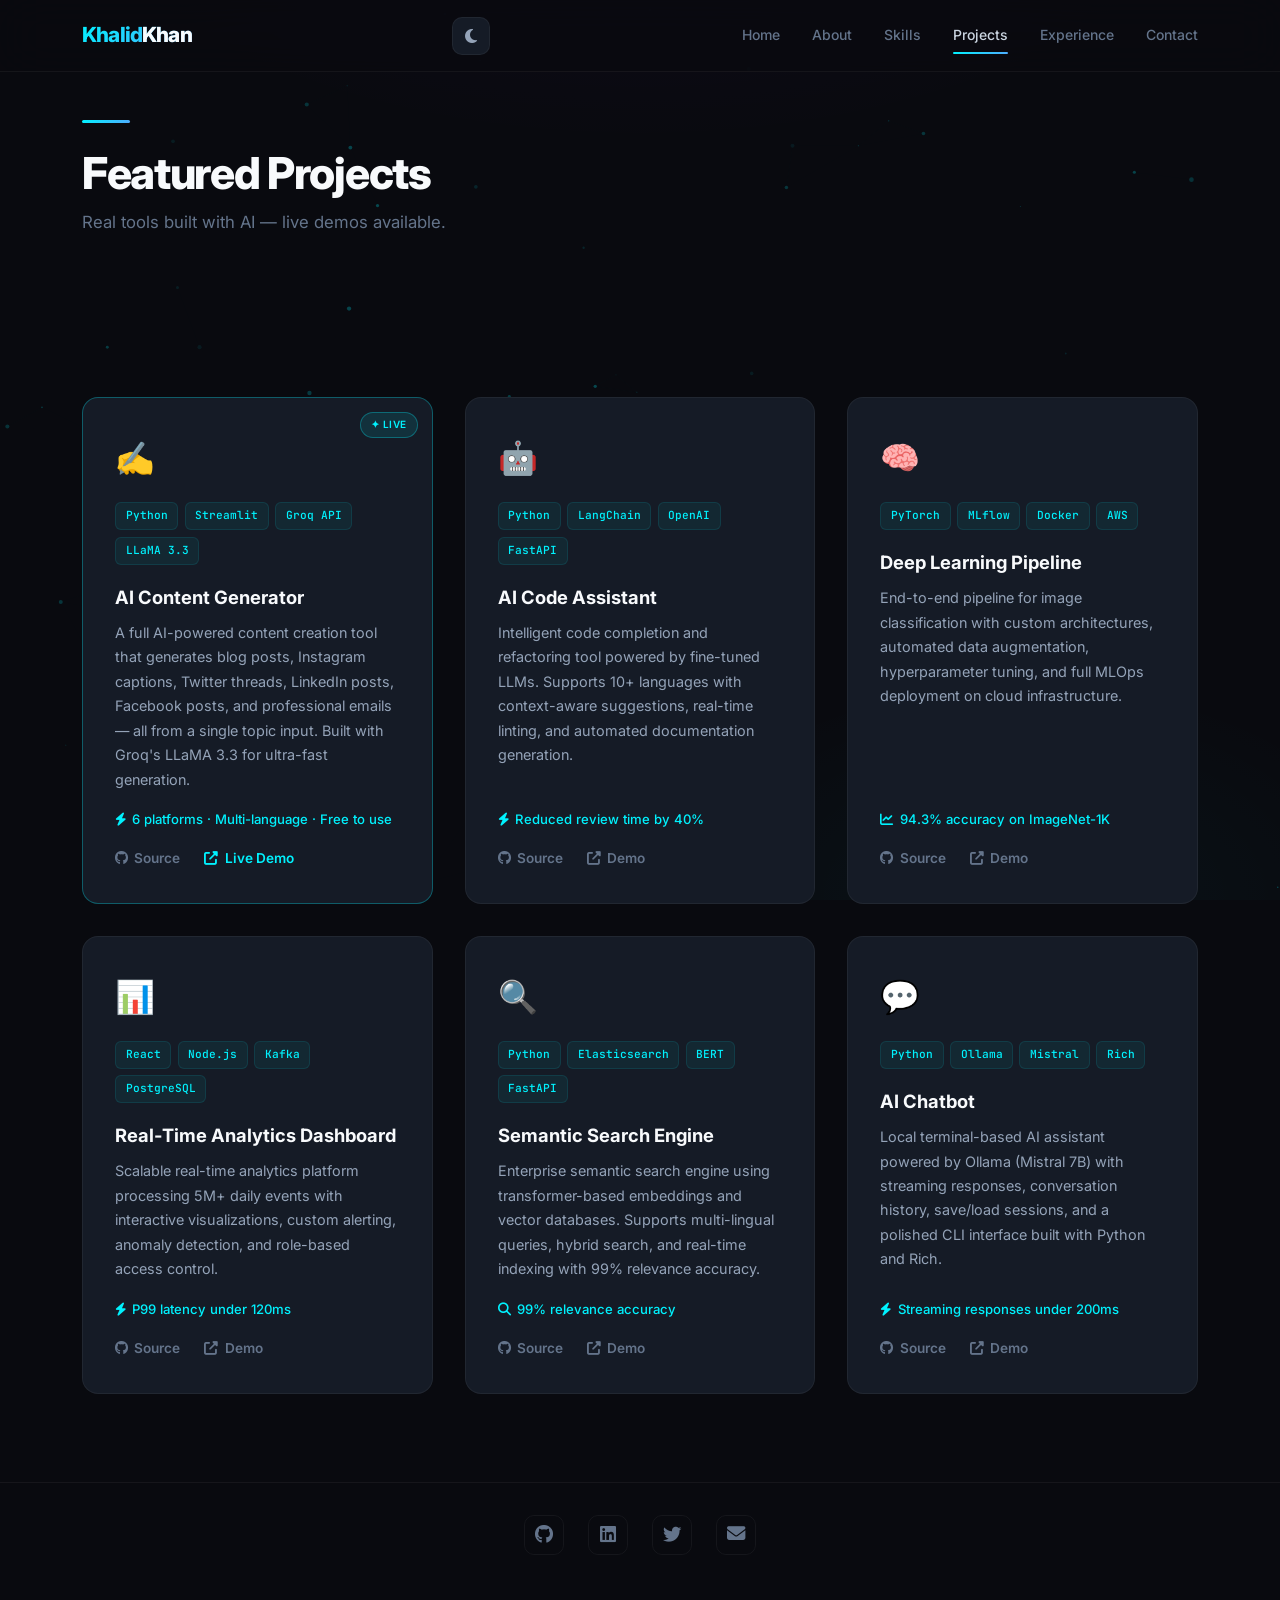
<file: projects.html>
<!DOCTYPE html>
<html lang="en" data-theme="dark">
<head>
  <!-- Primary Meta Tags -->
  <title>Khalid Khan | Student & AI Developer Portfolio</title>
  <meta name="title" content="Khalid Khan | Student &amp; AI Developer Portfolio">
  <meta name="description" content="Portfolio of Khalid Khan, an emerging AI developer and WordPress specialist. Explore my live projects including AI Chatbots, AI Content Generators, and web applications.">
  <meta name="keywords" content="Khalid Khan, khalidkhan99, Khalid Khan Portfolio, AI Developer Student, WordPress Specialist, AI Chatbot Project, AI Content Generator, Frontend Developer Pakistan">
  <meta name="robots" content="index, follow">
  <meta name="language" content="English">
  <meta name="author" content="Khalid Khan">
  <!-- Social Media Preview Tags -->
  <meta property="og:type" content="website">
  <meta property="og:url" content="https://khalidkhan99.github.io/khalidkhan/">
  <meta property="og:title" content="Khalid Khan | Student &amp; AI Developer Portfolio">
  <meta property="og:description" content="Explore my latest AI projects, including custom chatbots and content generators, along with web development work.">
  <meta name="theme-color" content="#090A0F">
  <meta charset="UTF-8" />
  <meta name="viewport" content="width=device-width, initial-scale=1.0" />
  <link rel="preconnect" href="https://fonts.googleapis.com" />
  <link rel="preconnect" href="https://fonts.gstatic.com" crossorigin />
  <link rel="preconnect" href="https://cdnjs.cloudflare.com" />
  <link href="https://fonts.googleapis.com/css2?family=Inter:wght@300;400;500;600;700;800;900&family=JetBrains+Mono:wght@400;500;600&display=swap" rel="stylesheet" />
  <link rel="stylesheet" href="https://cdnjs.cloudflare.com/ajax/libs/font-awesome/6.5.1/css/all.min.css" crossorigin="anonymous" referrerpolicy="no-referrer" />
  <link rel="stylesheet" href="style.css" />
</head>
<body>
<canvas id="particles-canvas" aria-hidden="true"></canvas>
<header class="site-header" role="banner">
  <div class="container">
    <a href="index.html" class="logo" aria-label="Home">Khalid<span>Khan</span></a>
    <button class="nav__toggle" id="navToggle" aria-label="Toggle navigation menu" aria-expanded="false" aria-controls="navList"><i class="fas fa-bars" aria-hidden="true"></i></button>
    <button class="theme-toggle" id="themeToggle" aria-label="Switch to light theme" title="Toggle theme" type="button"><i class="fas fa-moon" aria-hidden="true"></i></button>
    <nav id="navList" class="nav__list" role="navigation" aria-label="Main navigation">
      <a href="index.html">Home</a>
      <a href="about.html">About</a>
      <a href="skills.html">Skills</a>
      <a href="projects.html" class="active">Projects</a>
      <a href="experience.html">Experience</a>
      <a href="contact.html">Contact</a>
    </nav>
  </div>
</header>
<main id="main-content">
  <section class="page-header" aria-label="Page title">
    <div class="container">
      <div class="section__accent-bar reveal" aria-hidden="true"></div>
      <h1 class="section__heading reveal reveal-delay-1">Featured Projects</h1>
      <p class="section__subtitle reveal reveal-delay-2">Real tools built with AI — live demos available.</p>
    </div>
  </section>
  <section class="projects" aria-labelledby="projects-full">
    <div class="container">
      <div class="projects__grid">

        <!-- ✅ REAL PROJECT 1 — AI Content Generator (LIVE) -->
        <article class="project-card reveal" aria-label="AI Content Generator project" style="border-color: rgba(0,242,254,0.3); position:relative;">
          <div style="position:absolute;top:14px;right:14px;background:rgba(0,242,254,0.1);border:1px solid rgba(0,242,254,0.3);color:#00f2fe;font-size:10px;font-weight:600;padding:3px 10px;border-radius:20px;letter-spacing:.05em;">✦ LIVE</div>
          <div class="project-card__icon" aria-hidden="true">✍️</div>
          <div class="project-card__tags"><span class="project-card__tag">Python</span><span class="project-card__tag">Streamlit</span><span class="project-card__tag">Groq API</span><span class="project-card__tag">LLaMA 3.3</span></div>
          <h3 class="project-card__title">AI Content Generator</h3>
          <p class="project-card__description">A full AI-powered content creation tool that generates blog posts, Instagram captions, Twitter threads, LinkedIn posts, Facebook posts, and professional emails — all from a single topic input. Built with Groq's LLaMA 3.3 for ultra-fast generation.</p>
          <div class="project-card__metric" aria-label="Key metric"><i class="fas fa-bolt" aria-hidden="true"></i> 6 platforms · Multi-language · Free to use</div>
          <div class="project-card__links">
            <a href="https://github.com/khalidkhan99/ai-content-generator" target="_blank" rel="noopener noreferrer" aria-label="View source code on GitHub"><i class="fab fa-github" aria-hidden="true"></i> Source</a>
            <a href="https://ai-content-generater.streamlit.app" target="_blank" rel="noopener noreferrer" aria-label="View live demo" style="color:#00f2fe;"><i class="fas fa-external-link-alt" aria-hidden="true"></i> Live Demo</a>
          </div>
        </article>

        <!-- PROJECT 2 — AI Code Assistant -->
        <article class="project-card reveal reveal-delay-1" aria-label="AI Code Assistant project">
          <div class="project-card__icon" aria-hidden="true">🤖</div>
          <div class="project-card__tags"><span class="project-card__tag">Python</span><span class="project-card__tag">LangChain</span><span class="project-card__tag">OpenAI</span><span class="project-card__tag">FastAPI</span></div>
          <h3 class="project-card__title">AI Code Assistant</h3>
          <p class="project-card__description">Intelligent code completion and refactoring tool powered by fine-tuned LLMs. Supports 10+ languages with context-aware suggestions, real-time linting, and automated documentation generation.</p>
          <div class="project-card__metric" aria-label="Key metric"><i class="fas fa-bolt" aria-hidden="true"></i> Reduced review time by 40%</div>
          <div class="project-card__links">
            <a href="#" aria-label="View source code on GitHub"><i class="fab fa-github" aria-hidden="true"></i> Source</a>
            <a href="#" aria-label="View live demo"><i class="fas fa-external-link-alt" aria-hidden="true"></i> Demo</a>
          </div>
        </article>

        <!-- PROJECT 3 — Deep Learning Pipeline -->
        <article class="project-card reveal" aria-label="Deep Learning Pipeline project">
          <div class="project-card__icon" aria-hidden="true">🧠</div>
          <div class="project-card__tags"><span class="project-card__tag">PyTorch</span><span class="project-card__tag">MLflow</span><span class="project-card__tag">Docker</span><span class="project-card__tag">AWS</span></div>
          <h3 class="project-card__title">Deep Learning Pipeline</h3>
          <p class="project-card__description">End-to-end pipeline for image classification with custom architectures, automated data augmentation, hyperparameter tuning, and full MLOps deployment on cloud infrastructure.</p>
          <div class="project-card__metric" aria-label="Key metric"><i class="fas fa-chart-line" aria-hidden="true"></i> 94.3% accuracy on ImageNet-1K</div>
          <div class="project-card__links">
            <a href="#" aria-label="View source code on GitHub"><i class="fab fa-github" aria-hidden="true"></i> Source</a>
            <a href="#" aria-label="View live demo"><i class="fas fa-external-link-alt" aria-hidden="true"></i> Demo</a>
          </div>
        </article>

        <!-- PROJECT 4 — Real-Time Analytics -->
        <article class="project-card reveal reveal-delay-1" aria-label="Real-Time Analytics Dashboard project">
          <div class="project-card__icon" aria-hidden="true">📊</div>
          <div class="project-card__tags"><span class="project-card__tag">React</span><span class="project-card__tag">Node.js</span><span class="project-card__tag">Kafka</span><span class="project-card__tag">PostgreSQL</span></div>
          <h3 class="project-card__title">Real-Time Analytics Dashboard</h3>
          <p class="project-card__description">Scalable real-time analytics platform processing 5M+ daily events with interactive visualizations, custom alerting, anomaly detection, and role-based access control.</p>
          <div class="project-card__metric" aria-label="Key metric"><i class="fas fa-bolt" aria-hidden="true"></i> P99 latency under 120ms</div>
          <div class="project-card__links">
            <a href="#" aria-label="View source code on GitHub"><i class="fab fa-github" aria-hidden="true"></i> Source</a>
            <a href="#" aria-label="View live demo"><i class="fas fa-external-link-alt" aria-hidden="true"></i> Demo</a>
          </div>
        </article>

        <!-- PROJECT 5 — Semantic Search -->
        <article class="project-card reveal" aria-label="Semantic Search Engine project">
          <div class="project-card__icon" aria-hidden="true">🔍</div>
          <div class="project-card__tags"><span class="project-card__tag">Python</span><span class="project-card__tag">Elasticsearch</span><span class="project-card__tag">BERT</span><span class="project-card__tag">FastAPI</span></div>
          <h3 class="project-card__title">Semantic Search Engine</h3>
          <p class="project-card__description">Enterprise semantic search engine using transformer-based embeddings and vector databases. Supports multi-lingual queries, hybrid search, and real-time indexing with 99% relevance accuracy.</p>
          <div class="project-card__metric" aria-label="Key metric"><i class="fas fa-search" aria-hidden="true"></i> 99% relevance accuracy</div>
          <div class="project-card__links">
            <a href="#" aria-label="View source code on GitHub"><i class="fab fa-github" aria-hidden="true"></i> Source</a>
            <a href="#" aria-label="View live demo"><i class="fas fa-external-link-alt" aria-hidden="true"></i> Demo</a>
          </div>
        </article>

        <!-- PROJECT 6 — AI Chatbot -->
        <article class="project-card reveal reveal-delay-1" aria-label="AI Chatbot project">
          <div class="project-card__icon" aria-hidden="true">💬</div>
          <div class="project-card__tags"><span class="project-card__tag">Python</span><span class="project-card__tag">Ollama</span><span class="project-card__tag">Mistral</span><span class="project-card__tag">Rich</span></div>
          <h3 class="project-card__title">AI Chatbot</h3>
          <p class="project-card__description">Local terminal-based AI assistant powered by Ollama (Mistral 7B) with streaming responses, conversation history, save/load sessions, and a polished CLI interface built with Python and Rich.</p>
          <div class="project-card__metric" aria-label="Key metric"><i class="fas fa-bolt" aria-hidden="true"></i> Streaming responses under 200ms</div>
          <div class="project-card__links">
            <a href="#" aria-label="View source code on GitHub"><i class="fab fa-github" aria-hidden="true"></i> Source</a>
            <a href="#" aria-label="View live demo"><i class="fas fa-external-link-alt" aria-hidden="true"></i> Demo</a>
          </div>
        </article>

      </div>
    </div>
  </section>
</main>
<footer class="site-footer" role="contentinfo">
  <div class="container">
    <div class="social-links reveal">
      <a href="https://github.com/khalidkhan99" target="_blank" rel="noopener noreferrer" aria-label="GitHub"><i class="fab fa-github" aria-hidden="true"></i></a>
      <a href="https://linkedin.com/in/khalidkhan" target="_blank" rel="noopener noreferrer" aria-label="LinkedIn"><i class="fab fa-linkedin" aria-hidden="true"></i></a>
      <a href="https://twitter.com/khalidkhan" target="_blank" rel="noopener noreferrer" aria-label="Twitter"><i class="fab fa-twitter" aria-hidden="true"></i></a>
      <a href="mailto:khalidkhan99012@gmail.com" aria-label="Email"><i class="fas fa-envelope" aria-hidden="true"></i></a>
    </div>
    <p class="site-footer__copy reveal reveal-delay-1">&copy; 2026 Khalid Khan. Crafted with purpose.</p>
  </div>
</footer>
<script src="script.js"></script>
</body>
</html>
</file>
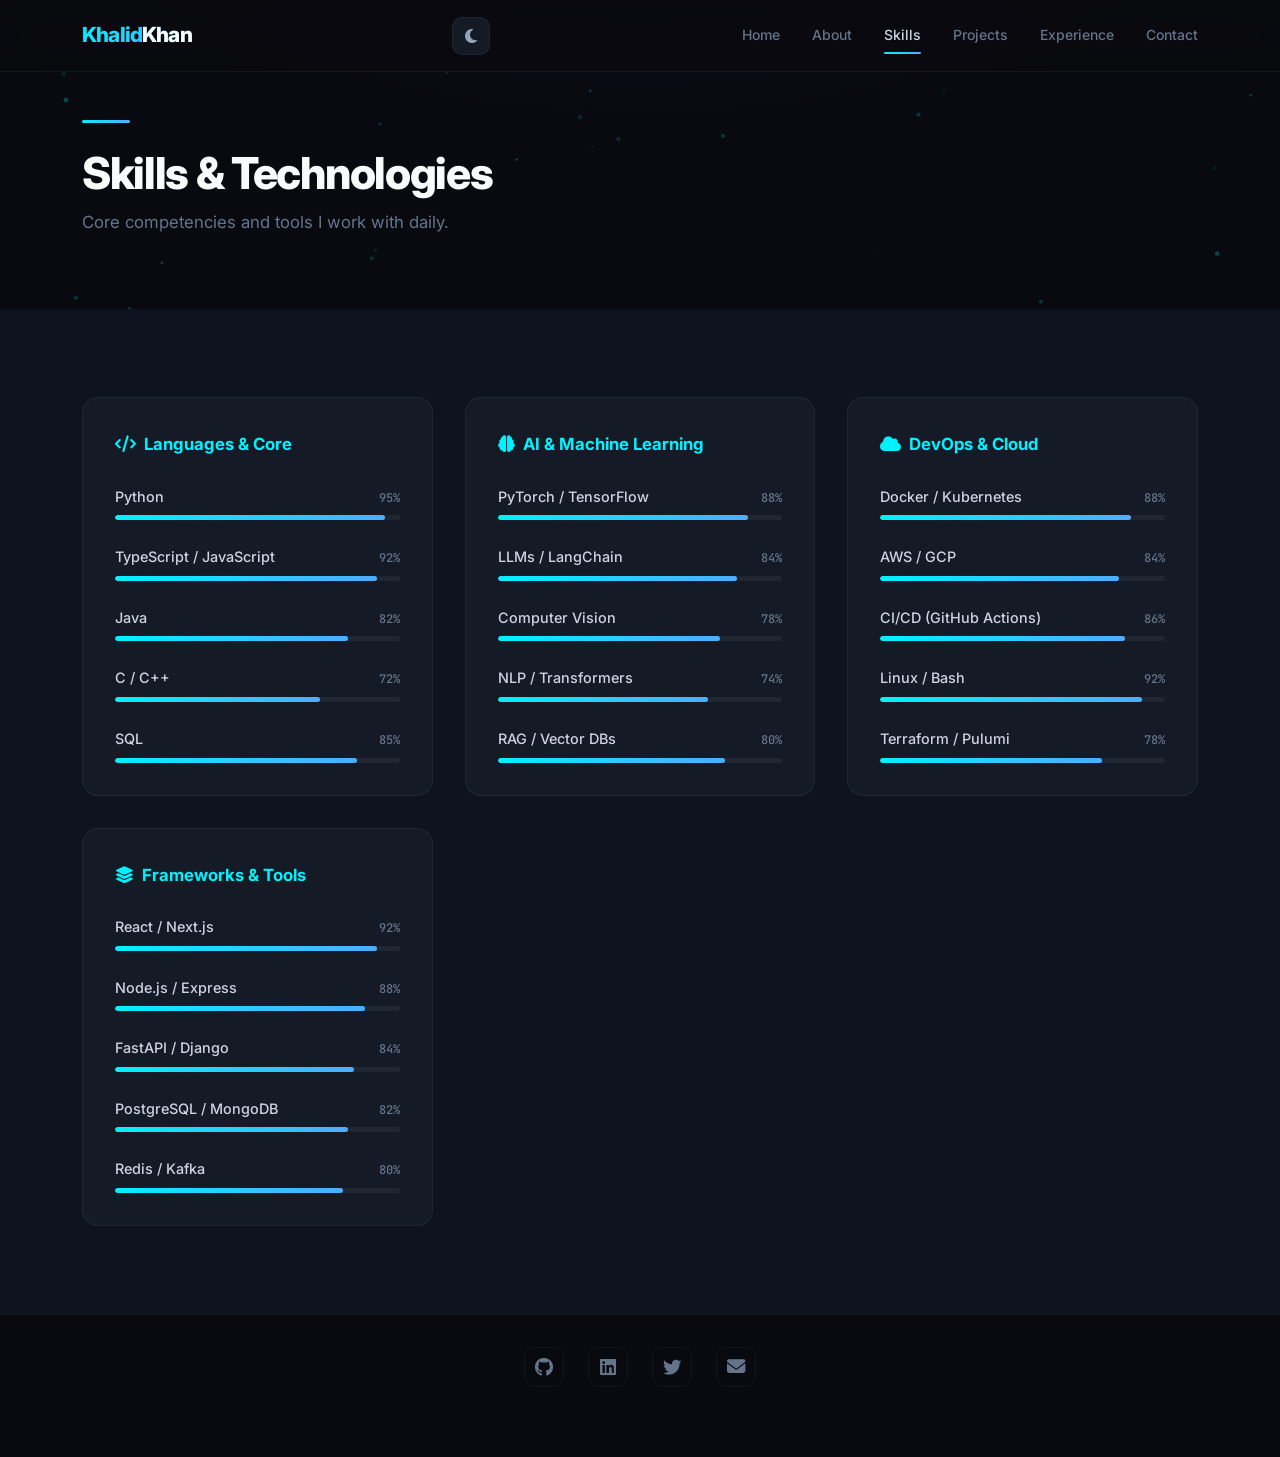
<file: skills.html>
<!DOCTYPE html>
<html lang="en" data-theme="dark">
<head>
  <!-- Primary Meta Tags -->
  <title>Khalid Khan | Student & AI Developer Portfolio</title>
  <meta name="title" content="Khalid Khan | Student &amp; AI Developer Portfolio">
  <meta name="description" content="Portfolio of Khalid Khan, an emerging AI developer and WordPress specialist. Explore my live projects including AI Chatbots, AI Content Generators, and web applications.">
  <meta name="keywords" content="Khalid Khan, khalidkhan99, Khalid Khan Portfolio, AI Developer Student, WordPress Specialist, AI Chatbot Project, AI Content Generator, Frontend Developer Pakistan">
  <meta name="robots" content="index, follow">
  <meta name="language" content="English">
  <meta name="author" content="Khalid Khan">
  <!-- Social Media Preview Tags -->
  <meta property="og:type" content="website">
  <meta property="og:url" content="https://khalidkhan99.github.io/khalidkhan/">
  <meta property="og:title" content="Khalid Khan | Student &amp; AI Developer Portfolio">
  <meta property="og:description" content="Explore my latest AI projects, including custom chatbots and content generators, along with web development work.">
  <meta name="theme-color" content="#090A0F">
  <meta charset="UTF-8" />
  <meta name="viewport" content="width=device-width, initial-scale=1.0" />
  <link rel="preconnect" href="https://fonts.googleapis.com" />
  <link rel="preconnect" href="https://fonts.gstatic.com" crossorigin />
  <link rel="preconnect" href="https://cdnjs.cloudflare.com" />
  <link href="https://fonts.googleapis.com/css2?family=Inter:wght@300;400;500;600;700;800;900&family=JetBrains+Mono:wght@400;500;600&display=swap" rel="stylesheet" />
  <link rel="stylesheet" href="https://cdnjs.cloudflare.com/ajax/libs/font-awesome/6.5.1/css/all.min.css" crossorigin="anonymous" referrerpolicy="no-referrer" />
  <link rel="stylesheet" href="style.css" />
</head>
<body>

<canvas id="particles-canvas" aria-hidden="true"></canvas>

<header class="site-header" role="banner">
  <div class="container">
    <a href="index.html" class="logo" aria-label="Home">Khalid<span>Khan</span></a>
    <button class="nav__toggle" id="navToggle" aria-label="Toggle navigation menu" aria-expanded="false" aria-controls="navList"><i class="fas fa-bars" aria-hidden="true"></i></button>
    <button class="theme-toggle" id="themeToggle" aria-label="Switch to light theme" title="Toggle theme" type="button"><i class="fas fa-moon" aria-hidden="true"></i></button>
    <nav id="navList" class="nav__list" role="navigation" aria-label="Main navigation">
      <a href="index.html">Home</a>
      <a href="about.html">About</a>
      <a href="skills.html" class="active">Skills</a>
      <a href="projects.html">Projects</a>
      <a href="experience.html">Experience</a>
      <a href="contact.html">Contact</a>
    </nav>
  </div>
</header>

<main id="main-content">
  <section class="page-header" aria-label="Page title">
    <div class="container">
      <div class="section__accent-bar reveal" aria-hidden="true"></div>
      <h1 class="section__heading reveal reveal-delay-1">Skills &amp; Technologies</h1>
      <p class="section__subtitle reveal reveal-delay-2">Core competencies and tools I work with daily.</p>
    </div>
  </section>

  <section class="skills" aria-labelledby="skills-full">
    <div class="container">
      <div class="skills__grid">
        <article class="skill-category reveal" aria-label="Languages and core technologies">
          <h3 class="skill-category__title"><i class="fas fa-code" aria-hidden="true"></i> Languages &amp; Core</h3>
          <div class="skill-item"><div class="skill-item__header"><span class="skill-item__name">Python</span><span class="skill-item__level">95%</span></div><div class="skill-item__bar"><div class="skill-item__fill" data-width="95"></div></div></div>
          <div class="skill-item"><div class="skill-item__header"><span class="skill-item__name">TypeScript / JavaScript</span><span class="skill-item__level">92%</span></div><div class="skill-item__bar"><div class="skill-item__fill" data-width="92"></div></div></div>
          <div class="skill-item"><div class="skill-item__header"><span class="skill-item__name">Java</span><span class="skill-item__level">82%</span></div><div class="skill-item__bar"><div class="skill-item__fill" data-width="82"></div></div></div>
          <div class="skill-item"><div class="skill-item__header"><span class="skill-item__name">C / C++</span><span class="skill-item__level">72%</span></div><div class="skill-item__bar"><div class="skill-item__fill" data-width="72"></div></div></div>
          <div class="skill-item"><div class="skill-item__header"><span class="skill-item__name">SQL</span><span class="skill-item__level">85%</span></div><div class="skill-item__bar"><div class="skill-item__fill" data-width="85"></div></div></div>
        </article>
        <article class="skill-category reveal reveal-delay-1" aria-label="AI and machine learning">
          <h3 class="skill-category__title"><i class="fas fa-brain" aria-hidden="true"></i> AI &amp; Machine Learning</h3>
          <div class="skill-item"><div class="skill-item__header"><span class="skill-item__name">PyTorch / TensorFlow</span><span class="skill-item__level">88%</span></div><div class="skill-item__bar"><div class="skill-item__fill" data-width="88"></div></div></div>
          <div class="skill-item"><div class="skill-item__header"><span class="skill-item__name">LLMs / LangChain</span><span class="skill-item__level">84%</span></div><div class="skill-item__bar"><div class="skill-item__fill" data-width="84"></div></div></div>
          <div class="skill-item"><div class="skill-item__header"><span class="skill-item__name">Computer Vision</span><span class="skill-item__level">78%</span></div><div class="skill-item__bar"><div class="skill-item__fill" data-width="78"></div></div></div>
          <div class="skill-item"><div class="skill-item__header"><span class="skill-item__name">NLP / Transformers</span><span class="skill-item__level">74%</span></div><div class="skill-item__bar"><div class="skill-item__fill" data-width="74"></div></div></div>
          <div class="skill-item"><div class="skill-item__header"><span class="skill-item__name">RAG / Vector DBs</span><span class="skill-item__level">80%</span></div><div class="skill-item__bar"><div class="skill-item__fill" data-width="80"></div></div></div>
        </article>
        <article class="skill-category reveal" aria-label="DevOps and cloud infrastructure">
          <h3 class="skill-category__title"><i class="fas fa-cloud" aria-hidden="true"></i> DevOps &amp; Cloud</h3>
          <div class="skill-item"><div class="skill-item__header"><span class="skill-item__name">Docker / Kubernetes</span><span class="skill-item__level">88%</span></div><div class="skill-item__bar"><div class="skill-item__fill" data-width="88"></div></div></div>
          <div class="skill-item"><div class="skill-item__header"><span class="skill-item__name">AWS / GCP</span><span class="skill-item__level">84%</span></div><div class="skill-item__bar"><div class="skill-item__fill" data-width="84"></div></div></div>
          <div class="skill-item"><div class="skill-item__header"><span class="skill-item__name">CI/CD (GitHub Actions)</span><span class="skill-item__level">86%</span></div><div class="skill-item__bar"><div class="skill-item__fill" data-width="86"></div></div></div>
          <div class="skill-item"><div class="skill-item__header"><span class="skill-item__name">Linux / Bash</span><span class="skill-item__level">92%</span></div><div class="skill-item__bar"><div class="skill-item__fill" data-width="92"></div></div></div>
          <div class="skill-item"><div class="skill-item__header"><span class="skill-item__name">Terraform / Pulumi</span><span class="skill-item__level">78%</span></div><div class="skill-item__bar"><div class="skill-item__fill" data-width="78"></div></div></div>
        </article>
        <article class="skill-category reveal reveal-delay-1" aria-label="Frameworks and development tools">
          <h3 class="skill-category__title"><i class="fas fa-layer-group" aria-hidden="true"></i> Frameworks &amp; Tools</h3>
          <div class="skill-item"><div class="skill-item__header"><span class="skill-item__name">React / Next.js</span><span class="skill-item__level">92%</span></div><div class="skill-item__bar"><div class="skill-item__fill" data-width="92"></div></div></div>
          <div class="skill-item"><div class="skill-item__header"><span class="skill-item__name">Node.js / Express</span><span class="skill-item__level">88%</span></div><div class="skill-item__bar"><div class="skill-item__fill" data-width="88"></div></div></div>
          <div class="skill-item"><div class="skill-item__header"><span class="skill-item__name">FastAPI / Django</span><span class="skill-item__level">84%</span></div><div class="skill-item__bar"><div class="skill-item__fill" data-width="84"></div></div></div>
          <div class="skill-item"><div class="skill-item__header"><span class="skill-item__name">PostgreSQL / MongoDB</span><span class="skill-item__level">82%</span></div><div class="skill-item__bar"><div class="skill-item__fill" data-width="82"></div></div></div>
          <div class="skill-item"><div class="skill-item__header"><span class="skill-item__name">Redis / Kafka</span><span class="skill-item__level">80%</span></div><div class="skill-item__bar"><div class="skill-item__fill" data-width="80"></div></div></div>
        </article>
      </div>
    </div>
  </section>
</main>

<footer class="site-footer" role="contentinfo">
  <div class="container">
    <div class="social-links reveal">
      <a href="https://github.com/khalidkhan99" target="_blank" rel="noopener noreferrer" aria-label="GitHub"><i class="fab fa-github" aria-hidden="true"></i></a>
      <a href="https://linkedin.com/in/khalidkhan" target="_blank" rel="noopener noreferrer" aria-label="LinkedIn"><i class="fab fa-linkedin" aria-hidden="true"></i></a>
      <a href="https://twitter.com/khalidkhan" target="_blank" rel="noopener noreferrer" aria-label="Twitter"><i class="fab fa-twitter" aria-hidden="true"></i></a>
      <a href="mailto:khalidkhan99012@gmail.com" aria-label="Email"><i class="fas fa-envelope" aria-hidden="true"></i></a>
    </div>
    <p class="site-footer__copy reveal reveal-delay-1">&copy; 2026 Khalid Khan. Crafted with purpose.</p>
  </div>
</footer>

<script src="script.js"></script>
</body>
</html>
</file>
<file: style.css>
:root {
  --bg-deep:        #090A0F;
  --bg-surface:     #0F1320;
  --bg-card:        #151B26;
  --bg-card-hover:  #1A2232;
  --bg-glass:       rgba(21, 27, 38, 0.72);
  --border-subtle:  rgba(255, 255, 255, 0.05);
  --border-hover:   rgba(255, 255, 255, 0.10);
  --border-focus:   rgba(0, 242, 254, 0.50);
  --cyan-from:      #00F2FE;
  --cyan-to:        #4FACFE;
  --cyan-grad:      linear-gradient(135deg, #00F2FE, #4FACFE);
  --purple-from:    #7F00FF;
  --purple-to:      #E100FF;
  --purple-grad:    linear-gradient(135deg, #7F00FF, #E100FF);
  --shadow-card:    0 8px 32px rgba(0, 0, 0, 0.45);
  --shadow-elevated: 0 16px 48px rgba(0, 0, 0, 0.55);
  --glow-cyan:      0 0 24px rgba(0, 242, 254, 0.20);
  --glow-purple:    0 0 32px rgba(127, 0, 255, 0.30);
  --text-heading:   #F8FAFC;
  --text-body:      #94A3B8;
  --text-bright:    #CBD5E1;
  --text-dim:       #64748B;
  --text-accent:    #00F2FE;
  --text-accent-grad: linear-gradient(135deg, #00F2FE, #4FACFE);
  --particle-opacity: 0.55;

  /* ── SPACING — tighter & consistent ── */
  --space-xs:   0.25rem;
  --space-sm:   0.5rem;
  --space-md:   1rem;
  --space-lg:   1.5rem;
  --space-xl:   2rem;
  --space-2xl:  2.5rem;
  --space-3xl:  3rem;
  --space-4xl:  4rem;
  --space-5xl:  5.5rem;

  --radius-sm:  6px;
  --radius-md:  10px;
  --radius-lg:  16px;
  --radius-xl:  20px;
  --radius-full: 9999px;
  --ease-out:    cubic-bezier(0.4, 0, 0.2, 1);
  --ease-inout:  cubic-bezier(0.65, 0, 0.35, 1);
  --transition:  0.35s var(--ease-out);
  --font-sans:   'Inter', -apple-system, BlinkMacSystemFont, 'Segoe UI', sans-serif;
  --font-mono:   'JetBrains Mono', 'Fira Code', monospace;
  --header-bg:      rgba(9, 10, 15, 0.78);
  --nav-mobile-bg:  rgba(9, 10, 15, 0.96);
  --code-kw:        var(--purple-to);
  --code-fn:        var(--cyan-from);
  --code-str:       var(--cyan-to);
  --code-num:       var(--cyan-to);
}

[data-theme="light"] {
  --bg-deep:        #F4F6FA;
  --bg-surface:     #EAEDF3;
  --bg-card:        #FFFFFF;
  --bg-card-hover:  #F0F2F8;
  --bg-glass:       rgba(255, 255, 255, 0.82);
  --border-subtle:  rgba(0, 0, 0, 0.07);
  --border-hover:   rgba(0, 0, 0, 0.14);
  --border-focus:   rgba(0, 242, 254, 0.60);
  --shadow-card:    0 8px 32px rgba(0, 0, 0, 0.07);
  --shadow-elevated: 0 16px 48px rgba(0, 0, 0, 0.10);
  --glow-cyan:      0 0 24px rgba(0, 242, 254, 0.15);
  --glow-purple:    0 0 32px rgba(127, 0, 255, 0.20);
  --text-heading:   #0F172A;
  --text-body:      #334155;
  --text-bright:    #1E293B;
  --text-dim:       #64748B;
  --header-bg:      rgba(244, 246, 250, 0.82);
  --nav-mobile-bg:  rgba(244, 246, 250, 0.96);
  --code-kw:        #7C3AED;
  --code-fn:        #0891B2;
  --code-str:       #0369A1;
  --code-num:       #0891B2;
  --text-accent:        #0891B2;
  --text-accent-grad:   linear-gradient(135deg, #0891B2, #065F8A);
  --particle-opacity:   0.30;
}

*, *::before, *::after { margin: 0; padding: 0; box-sizing: border-box; }
html { scroll-behavior: smooth; -webkit-text-size-adjust: 100%; }
body {
  font-family: var(--font-sans);
  font-size: 1rem;
  line-height: 1.75;
  color: var(--text-body);
  background-color: var(--bg-deep);
  background-image:
    radial-gradient(ellipse 80% 60% at 50% -20%, rgba(127, 0, 255, 0.06) 0%, transparent 60%),
    radial-gradient(ellipse 60% 50% at 80% 100%, rgba(0, 242, 254, 0.04) 0%, transparent 50%);
  background-attachment: fixed;
  min-height: 100vh;
  overflow-x: hidden;
  -webkit-font-smoothing: antialiased;
  -moz-osx-font-smoothing: grayscale;
}

::-webkit-scrollbar { width: 8px; }
::-webkit-scrollbar-track { background: var(--bg-deep); }
::-webkit-scrollbar-thumb { background: var(--bg-card); border-radius: var(--radius-full); border: 2px solid var(--bg-deep); }
::-webkit-scrollbar-thumb:hover { background: var(--text-dim); }
:focus-visible { outline: 2px solid var(--cyan-from); outline-offset: 2px; border-radius: var(--radius-sm); }
::selection { background: rgba(127, 0, 255, 0.35); color: var(--text-heading); }
img { max-width: 100%; height: auto; display: block; }
a { color: inherit; text-decoration: none; }
ul, ol { list-style: none; }

#particles-canvas { position: fixed; inset: 0; z-index: 0; pointer-events: none; opacity: var(--particle-opacity); }

.container { max-width: 1180px; margin: 0 auto; padding: 0 var(--space-xl); position: relative; z-index: 1; }

/* ── Section spacing — FIXED: consistent padding ── */
section { padding: var(--space-5xl) 0; position: relative; z-index: 1; }
@media (max-width: 768px) { section { padding: var(--space-4xl) 0; } .container { padding: 0 var(--space-lg); } }

.section__accent-bar { width: 3rem; height: 3px; border-radius: var(--radius-full); background: var(--cyan-grad); margin-bottom: var(--space-lg); }
.section__heading { font-size: clamp(2rem, 4vw, 2.75rem); font-weight: 800; letter-spacing: -0.03em; color: var(--text-heading); line-height: 1.2; margin-bottom: var(--space-sm); }
.section__subtitle { font-size: 1.05rem; color: var(--text-dim); margin-bottom: var(--space-2xl); max-width: 36rem; }

/* ── Header ── */
.site-header { position: fixed; top: 0; left: 0; right: 0; z-index: 100; height: 72px; display: flex; align-items: center; background: var(--header-bg); backdrop-filter: blur(24px) saturate(1.4); -webkit-backdrop-filter: blur(24px) saturate(1.4); border-bottom: 1px solid var(--border-subtle); transition: background var(--transition), border-color var(--transition); }
.site-header > .container { display: flex; align-items: center; justify-content: space-between; width: 100%; }
.site-header .logo { font-weight: 800; font-size: 1.3rem; letter-spacing: -0.04em; background: var(--cyan-grad); -webkit-background-clip: text; -webkit-text-fill-color: transparent; background-clip: text; }
.site-header .logo span { -webkit-text-fill-color: var(--text-heading); color: var(--text-heading); }
.nav__list { display: flex; align-items: center; gap: var(--space-xl); }
.nav__list a { font-size: 0.875rem; font-weight: 500; color: var(--text-dim); position: relative; padding: var(--space-xs) 0; transition: color var(--transition); }
.nav__list a::after { content: ''; position: absolute; bottom: -2px; left: 0; width: 0; height: 2px; background: var(--cyan-grad); border-radius: var(--radius-full); transition: width var(--transition); }
.nav__list a:hover { color: var(--text-bright); }
.nav__list a:hover::after { width: 100%; }
.nav__list a.active { color: var(--text-bright); }
.nav__list a.active::after { width: 100%; }
.nav__toggle { display: none; background: none; border: none; color: var(--text-heading); font-size: 1.4rem; cursor: pointer; padding: var(--space-sm); border-radius: var(--radius-sm); }
.theme-toggle { display: inline-flex; align-items: center; justify-content: center; width: 38px; height: 38px; border-radius: var(--radius-md); border: 1px solid var(--border-subtle); background: var(--bg-card); color: var(--text-body); cursor: pointer; font-size: 1rem; transition: all var(--transition); margin-left: var(--space-sm); }
.theme-toggle:hover { border-color: var(--cyan-from); color: var(--text-accent); box-shadow: var(--glow-cyan); }

@media (max-width: 768px) {
  .theme-toggle { margin-left: auto; margin-right: var(--space-sm); }
  .nav__toggle { display: block; }
  .nav__list { position: fixed; top: 72px; left: 0; right: 0; flex-direction: column; gap: var(--space-lg); padding: var(--space-xl); background: var(--nav-mobile-bg); backdrop-filter: blur(24px); border-bottom: 1px solid var(--border-subtle); transform: translateY(-110%); opacity: 0; pointer-events: none; transition: transform 0.4s var(--ease-out), opacity 0.3s var(--ease-out); }
  .nav__list--open { transform: translateY(0); opacity: 1; pointer-events: auto; }
}

/* ── Hero ── */
.hero { min-height: 100vh; display: flex; align-items: center; padding-top: 72px; }
.hero__grid { display: grid; grid-template-columns: 1fr 1fr; gap: var(--space-3xl); align-items: center; }
.hero__content { position: relative; z-index: 2; }
.hero__badge { display: inline-flex; align-items: center; gap: 0.6rem; background: var(--bg-glass); border: 1px solid var(--border-subtle); border-radius: var(--radius-full); padding: 0.4rem 1rem 0.4rem 1.2rem; font-size: 0.8rem; font-weight: 500; color: var(--text-accent); margin-bottom: var(--space-lg); backdrop-filter: blur(4px); }
.hero__badge-dot { width: 8px; height: 8px; border-radius: 50%; background: var(--cyan-from); box-shadow: 0 0 8px var(--cyan-from); animation: pulse-dot 2s ease-in-out infinite; }
@keyframes pulse-dot { 0%, 100% { opacity: 1; transform: scale(1); } 50% { opacity: 0.35; transform: scale(0.85); } }
.hero__headline { font-size: clamp(2.5rem, 6vw, 4.25rem); font-weight: 900; letter-spacing: -0.035em; line-height: 1.08; color: var(--text-heading); margin-bottom: var(--space-lg); }
.hero__headline .gradient-text { background: var(--text-accent-grad); -webkit-background-clip: text; -webkit-text-fill-color: transparent; background-clip: text; }
.hero__typewrap { font-family: var(--font-mono); font-size: 1.05rem; color: var(--text-dim); margin-bottom: var(--space-lg); min-height: 2rem; }
.hero__typewrap .cursor { display: inline-block; width: 2px; height: 1.2em; background: var(--cyan-from); margin-left: 2px; animation: blink 0.75s step-end infinite; vertical-align: text-bottom; }
@keyframes blink { 50% { opacity: 0; } }
.hero__actions { display: flex; gap: var(--space-md); flex-wrap: wrap; margin-bottom: var(--space-xl); }
.btn { display: inline-flex; align-items: center; justify-content: center; gap: 0.6rem; padding: 0.75rem 1.75rem; border-radius: var(--radius-md); font-weight: 600; font-size: 0.9rem; font-family: var(--font-sans); border: none; cursor: pointer; transition: all 0.35s var(--ease-out); text-decoration: none; position: relative; overflow: hidden; min-height: 44px; }
.btn:focus-visible { outline: 2px solid var(--cyan-from); outline-offset: 2px; }
.btn--primary { background: var(--purple-grad); color: #fff; box-shadow: 0 4px 20px rgba(127, 0, 255, 0.25); }
.btn--primary:hover { transform: translateY(-2px); box-shadow: var(--glow-purple), 0 8px 28px rgba(127, 0, 255, 0.30); }
.btn--secondary { background: transparent; color: var(--text-bright); border: 1px solid var(--border-hover); backdrop-filter: blur(4px); }
.btn--secondary:hover { background: var(--bg-card); border-color: var(--text-accent); transform: translateY(-2px); box-shadow: var(--glow-cyan); }
.btn--outline { background: transparent; color: var(--text-accent); border: 1px solid var(--text-accent); }
.btn--outline:hover { background: var(--text-accent); color: #fff; transform: translateY(-2px); box-shadow: var(--glow-cyan); }
.hero__stats { display: flex; gap: var(--space-2xl); padding-top: var(--space-lg); border-top: 1px solid var(--border-subtle); }
.hero__stat-value { font-size: 1.75rem; font-weight: 800; background: var(--text-accent-grad); -webkit-background-clip: text; -webkit-text-fill-color: transparent; background-clip: text; line-height: 1.2; }
.hero__stat-label { font-size: 0.8rem; color: var(--text-dim); font-weight: 500; text-transform: uppercase; letter-spacing: 0.04em; }
.hero__visual { display: flex; justify-content: center; align-items: center; position: relative; }
.hero__code-window { width: 100%; max-width: 440px; background: var(--bg-card); border: 1px solid var(--border-subtle); border-radius: var(--radius-lg); overflow: hidden; box-shadow: var(--shadow-card); transition: transform 0.5s var(--ease-out); }
.hero__code-window:hover { transform: scale(1.02) translateY(-6px); }
.code-window__header { display: flex; align-items: center; gap: 0.5rem; padding: 0.75rem 1rem; background: var(--border-subtle); border-bottom: 1px solid var(--border-subtle); }
.code-window__dot { width: 10px; height: 10px; border-radius: 50%; }
.code-window__dot--red { background: #FF5F56; }
.code-window__dot--yellow { background: #FFBD2E; }
.code-window__dot--green { background: #27C93F; }
.code-window__title { font-family: var(--font-mono); font-size: 0.75rem; color: var(--text-dim); margin-left: var(--space-sm); }
.code-window__body { padding: 1.25rem 1rem; font-family: var(--font-mono); font-size: 0.8rem; line-height: 1.8; color: var(--text-dim); white-space: pre-wrap; overflow-x: auto; }
.code-window__body .kw { color: var(--code-kw); }
.code-window__body .fn { color: var(--code-fn); }
.code-window__body .str { color: var(--code-str); }
.code-window__body .cm { color: var(--text-dim); font-style: italic; }
.code-window__body .num { color: var(--code-num); }
@media (max-width: 1024px) { .hero__grid { grid-template-columns: 1fr; gap: var(--space-xl); } .hero__visual { display: none; } .hero__stats { gap: var(--space-lg); flex-wrap: wrap; } }

/* ── About ── */
.about__grid { display: grid; grid-template-columns: 1fr 1fr; gap: var(--space-3xl); align-items: start; }
.about__text p { color: var(--text-body); margin-bottom: var(--space-lg); font-size: 1.05rem; }
.about__text strong { color: var(--text-bright); font-weight: 600; }
.about__highlights { display: grid; grid-template-columns: 1fr 1fr; gap: var(--space-md); }
.about__highlight-card { background: var(--bg-card); border: 1px solid var(--border-subtle); border-radius: var(--radius-md); padding: var(--space-lg); text-align: center; transition: transform var(--transition), border-color var(--transition); }
.about__highlight-card:hover { transform: translateY(-6px); border-color: rgba(0, 242, 254, 0.20); }
.about__highlight-icon { font-size: 1.8rem; margin-bottom: var(--space-sm); }
.about__highlight-number { font-size: 1.6rem; font-weight: 800; background: var(--text-accent-grad); -webkit-background-clip: text; -webkit-text-fill-color: transparent; background-clip: text; }
.about__highlight-label { font-size: 0.8rem; color: var(--text-dim); font-weight: 500; }
@media (max-width: 768px) { .about__grid { grid-template-columns: 1fr; gap: var(--space-xl); } .about__highlights { grid-template-columns: 1fr 1fr; } }

/* ── Skills ── */
.skills { background: var(--bg-surface); }
.skills__grid { display: grid; grid-template-columns: repeat(auto-fit, minmax(280px, 1fr)); gap: var(--space-xl); }
.skill-category { background: var(--bg-card); border: 1px solid var(--border-subtle); border-radius: var(--radius-lg); padding: var(--space-xl); transition: border-color var(--transition), transform var(--transition); }
.skill-category:hover { border-color: rgba(0, 242, 254, 0.12); transform: translateY(-4px); }
.skill-category__title { font-size: 1.05rem; font-weight: 700; color: var(--text-accent); margin-bottom: var(--space-lg); display: flex; align-items: center; gap: 0.5rem; }
.skill-item { margin-bottom: var(--space-lg); }
.skill-item:last-child { margin-bottom: 0; }
.skill-item__header { display: flex; justify-content: space-between; align-items: baseline; margin-bottom: 0.4rem; }
.skill-item__name { font-size: 0.9rem; font-weight: 500; color: var(--text-bright); }
.skill-item__level { font-family: var(--font-mono); font-size: 0.75rem; color: var(--text-dim); font-weight: 500; }
.skill-item__bar { width: 100%; height: 5px; background: var(--border-subtle); border-radius: var(--radius-full); overflow: hidden; }
.skill-item__fill { height: 100%; border-radius: var(--radius-full); background: var(--cyan-grad); width: 0; transition: width 1.2s cubic-bezier(0.4, 0, 0.2, 1); }

/* ── Projects ── */
.projects__grid { display: grid; grid-template-columns: repeat(auto-fit, minmax(340px, 1fr)); gap: var(--space-xl); }
.project-card { background: var(--bg-card); border: 1px solid var(--border-subtle); border-radius: var(--radius-lg); padding: var(--space-xl); transition: all 0.4s var(--ease-out); position: relative; display: flex; flex-direction: column; }
.project-card::before { content: ''; position: absolute; top: 0; left: 0; right: 0; height: 3px; background: var(--cyan-grad); border-radius: var(--radius-lg) var(--radius-lg) 0 0; transform: scaleX(0); transform-origin: left; transition: transform 0.5s var(--ease-out); }
.project-card:hover { border-color: rgba(0, 242, 254, 0.12); transform: translateY(-10px); box-shadow: var(--shadow-elevated); }
.project-card:hover::before { transform: scaleX(1); }
.project-card__icon { font-size: 2rem; margin-bottom: var(--space-md); }
.project-card__tags { display: flex; flex-wrap: wrap; gap: 0.4rem; margin-bottom: var(--space-md); }
.project-card__tag { background: rgba(0, 242, 254, 0.06); border: 1px solid rgba(0, 242, 254, 0.10); border-radius: var(--radius-sm); padding: 0.2rem 0.6rem; font-family: var(--font-mono); font-size: 0.7rem; color: var(--text-accent); font-weight: 500; }
.project-card__title { font-size: 1.15rem; font-weight: 700; color: var(--text-heading); margin-bottom: var(--space-sm); }
.project-card__description { font-size: 0.9rem; color: var(--text-body); line-height: 1.7; margin-bottom: var(--space-md); flex: 1; }
.project-card__metric { font-size: 0.82rem; color: var(--text-accent); font-weight: 500; margin-bottom: var(--space-md); display: flex; align-items: center; gap: 0.4rem; }
.project-card__links { display: flex; gap: var(--space-lg); margin-top: auto; }
.project-card__links a { font-size: 0.85rem; font-weight: 600; color: var(--text-dim); display: flex; align-items: center; gap: 0.4rem; transition: color var(--transition); }
.project-card__links a:hover { color: var(--text-accent); }
@media (max-width: 480px) { .projects__grid { grid-template-columns: 1fr; } }

/* ── Experience ── */
.experience { background: var(--bg-surface); }
.timeline { position: relative; padding-left: 2.25rem; max-width: 800px; }
.timeline::before { content: ''; position: absolute; left: 8px; top: 0; bottom: 0; width: 2px; background: var(--border-subtle); }
.timeline__item { position: relative; margin-bottom: var(--space-xl); padding: var(--space-xl) var(--space-xl) var(--space-xl) var(--space-2xl); background: var(--bg-card); border: 1px solid var(--border-subtle); border-radius: var(--radius-lg); transition: all 0.35s var(--ease-out); }
.timeline__item:last-child { margin-bottom: 0; }
.timeline__item:hover { border-color: rgba(0, 242, 254, 0.12); transform: translateX(8px); }
.timeline__item::before { content: ''; position: absolute; left: -2.25rem; top: 1.8rem; width: 14px; height: 14px; border-radius: 50%; background: var(--cyan-grad); border: 3px solid var(--bg-surface); box-shadow: 0 0 0 2px var(--cyan-from), 0 0 12px rgba(0, 242, 254, 0.20); z-index: 2; }
.timeline__date { display: inline-block; font-family: var(--font-mono); font-size: 0.75rem; font-weight: 500; color: var(--text-accent); background: rgba(0, 242, 254, 0.06); border: 1px solid rgba(0, 242, 254, 0.10); border-radius: var(--radius-full); padding: 0.15rem 0.75rem; margin-bottom: var(--space-sm); }
.timeline__role { font-size: 1.1rem; font-weight: 700; color: var(--text-heading); margin-bottom: 0.2rem; }
.timeline__company { font-size: 0.9rem; color: var(--text-dim); margin-bottom: var(--space-md); }
.timeline__achievements { list-style: none; }
.timeline__achievements li { font-size: 0.9rem; color: var(--text-body); margin-bottom: 0.4rem; padding-left: 1.2rem; position: relative; }
.timeline__achievements li::before { content: '\25B8'; position: absolute; left: 0; color: var(--text-accent); font-weight: 700; }
.timeline__achievements li strong { color: var(--text-bright); font-weight: 600; }
.timeline__item--current { border-color: rgba(0, 242, 254, 0.15); background: linear-gradient(135deg, var(--bg-card), rgba(0, 242, 254, 0.03)); }

/* ── Contact ── */
.contact__grid { display: grid; grid-template-columns: 1fr 1fr; gap: var(--space-3xl); }
.contact__info-heading { font-size: 1.25rem; font-weight: 700; color: var(--text-heading); margin-bottom: var(--space-md); }
.contact__info-text { color: var(--text-body); margin-bottom: var(--space-xl); }
.contact__item { display: flex; align-items: center; gap: var(--space-md); margin-bottom: var(--space-lg); }
.contact__item-icon { width: 46px; height: 46px; display: flex; align-items: center; justify-content: center; flex-shrink: 0; background: var(--bg-card); border: 1px solid var(--border-subtle); border-radius: var(--radius-md); color: var(--text-accent); font-size: 1.1rem; transition: border-color var(--transition); }
.contact__item:hover .contact__item-icon { border-color: rgba(0, 242, 254, 0.25); }
.contact__item a, .contact__item span { color: var(--text-bright); font-size: 0.95rem; transition: color var(--transition); }
.contact__item a:hover { color: var(--text-accent); }
.contact__form { display: flex; flex-direction: column; gap: var(--space-lg); }
.contact__form-row { display: grid; grid-template-columns: 1fr 1fr; gap: var(--space-lg); }
.contact__form input, .contact__form textarea { background: var(--bg-card); border: 1px solid var(--border-subtle); border-radius: var(--radius-md); padding: 0.9rem 1.2rem; color: var(--text-heading); font-family: var(--font-sans); font-size: 0.95rem; transition: border-color var(--transition), box-shadow var(--transition); outline: none; width: 100%; }
.contact__form input::placeholder, .contact__form textarea::placeholder { color: var(--text-dim); }
.contact__form input:focus, .contact__form textarea:focus { border-color: var(--border-focus); box-shadow: 0 0 0 3px rgba(0, 242, 254, 0.08); }
.contact__form textarea { min-height: 140px; resize: vertical; }
.contact__form .btn { align-self: flex-start; }
@media (max-width: 768px) { .contact__grid { grid-template-columns: 1fr; gap: var(--space-xl); } .contact__form-row { grid-template-columns: 1fr; } }

/* ── Footer ── */
.site-footer { border-top: 1px solid var(--border-subtle); padding: var(--space-xl) 0; text-align: center; }
.site-footer .social-links { display: flex; justify-content: center; gap: var(--space-lg); margin-bottom: var(--space-md); }
.site-footer .social-links a { color: var(--text-dim); font-size: 1.15rem; transition: color var(--transition), transform var(--transition); display: inline-flex; align-items: center; justify-content: center; width: 40px; height: 40px; border-radius: var(--radius-md); border: 1px solid var(--border-subtle); }
.site-footer .social-links a:hover { color: var(--text-accent); border-color: rgba(0, 242, 254, 0.20); transform: translateY(-3px); }
.site-footer__copy { font-size: 0.8rem; color: var(--text-dim); }

/* ── Page header (inner pages) ── */
.page-header { padding: calc(72px + var(--space-3xl)) 0 var(--space-xl); }
.page-header .section__heading { margin-bottom: var(--space-sm); }

/* ── Misc ── */
.preview-grid { display: grid; grid-template-columns: repeat(auto-fit, minmax(320px, 1fr)); gap: var(--space-xl); }
.preview-card { background: var(--bg-card); border: 1px solid var(--border-subtle); border-radius: var(--radius-lg); padding: var(--space-xl); transition: all 0.4s var(--ease-out); display: flex; flex-direction: column; }
.preview-card:hover { border-color: rgba(0, 242, 254, 0.12); transform: translateY(-6px); box-shadow: var(--shadow-elevated); }
.preview-card__icon { font-size: 2rem; margin-bottom: var(--space-md); }
.preview-card__title { font-size: 1.2rem; font-weight: 700; color: var(--text-heading); margin-bottom: var(--space-sm); }
.preview-card__text { font-size: 0.9rem; color: var(--text-body); line-height: 1.7; margin-bottom: var(--space-lg); flex: 1; }
.preview-card .btn { align-self: flex-start; }

.form-status { display: none; padding: var(--space-md); border-radius: var(--radius-md); margin-top: var(--space-md); font-weight: 500; }
.form-status--success { display: block; background: rgba(0, 242, 254, 0.08); border: 1px solid rgba(0, 242, 254, 0.15); color: var(--text-accent); }
.form-status--error { display: block; background: rgba(255, 77, 77, 0.08); border: 1px solid rgba(255, 77, 77, 0.15); color: #FF4D4D; }
.form-status--sending { display: block; background: rgba(255, 255, 255, 0.04); border: 1px solid var(--border-subtle); color: var(--text-dim); }

.sr-only { position: absolute; width: 1px; height: 1px; padding: 0; margin: -1px; overflow: hidden; clip: rect(0, 0, 0, 0); white-space: nowrap; border: 0; }

/* ── Reveal animations ── */
.reveal { opacity: 0; transform: translateY(24px); transition: opacity 0.6s var(--ease-out), transform 0.6s var(--ease-out); }
.reveal.is-visible { opacity: 1; transform: translateY(0); }
.reveal-delay-1 { transition-delay: 0.1s; }
.reveal-delay-2 { transition-delay: 0.2s; }
.reveal-delay-3 { transition-delay: 0.3s; }
.reveal-delay-4 { transition-delay: 0.4s; }
.reveal-delay-5 { transition-delay: 0.5s; }
.reveal-delay-6 { transition-delay: 0.6s; }

.gradient-cyan { background: var(--cyan-grad); -webkit-background-clip: text; -webkit-text-fill-color: transparent; background-clip: text; }
.gradient-purple { background: var(--purple-grad); -webkit-background-clip: text; -webkit-text-fill-color: transparent; background-clip: text; }

@media (max-width: 480px) {
  .hero__headline { font-size: 2rem; }
  .hero__actions { flex-direction: column; }
  .hero__actions .btn { width: 100%; justify-content: center; }
  .section__heading { font-size: 1.65rem; }
  .skills__grid { grid-template-columns: 1fr; }
  .preview-grid { grid-template-columns: 1fr; }
}

@media (prefers-reduced-motion: reduce) {
  *, *::before, *::after { animation-duration: 0.01ms !important; animation-iteration-count: 1 !important; transition-duration: 0.01ms !important; }
  .reveal { opacity: 1; transform: none; }
}
</file>
